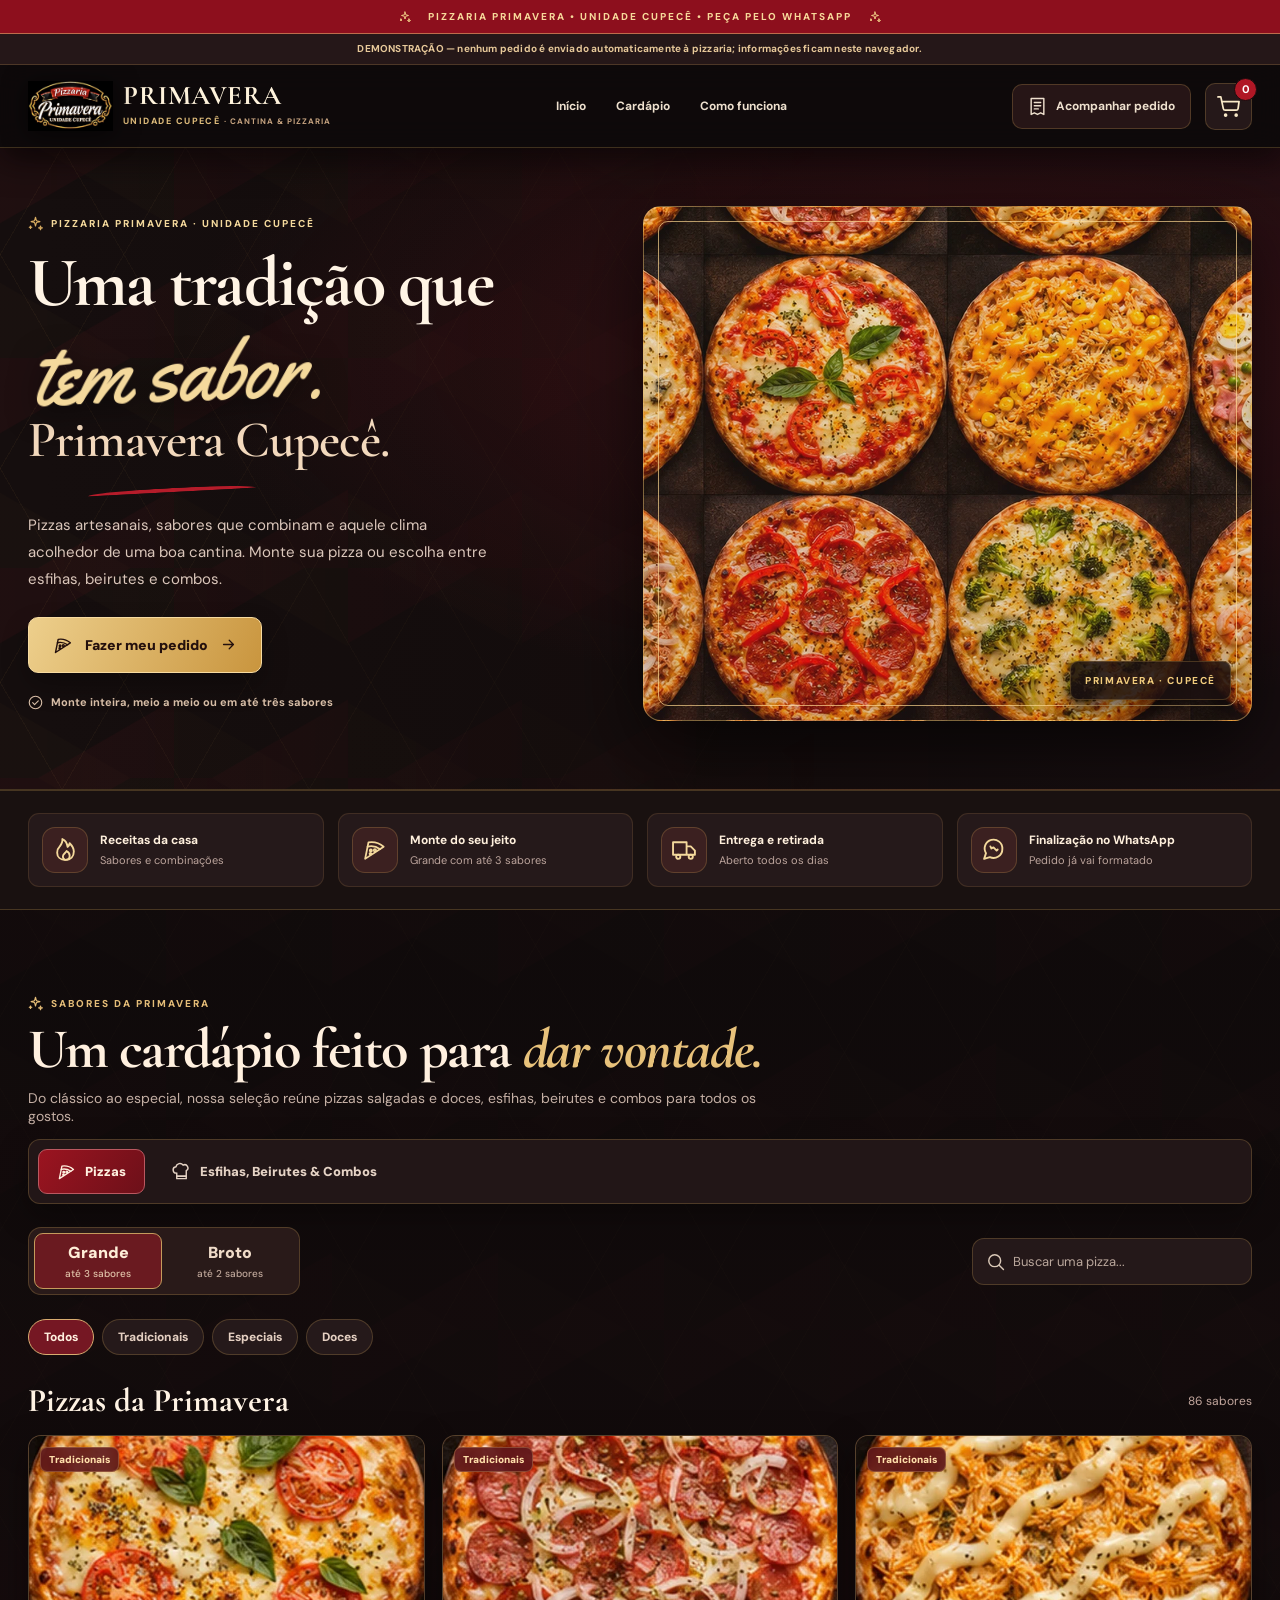
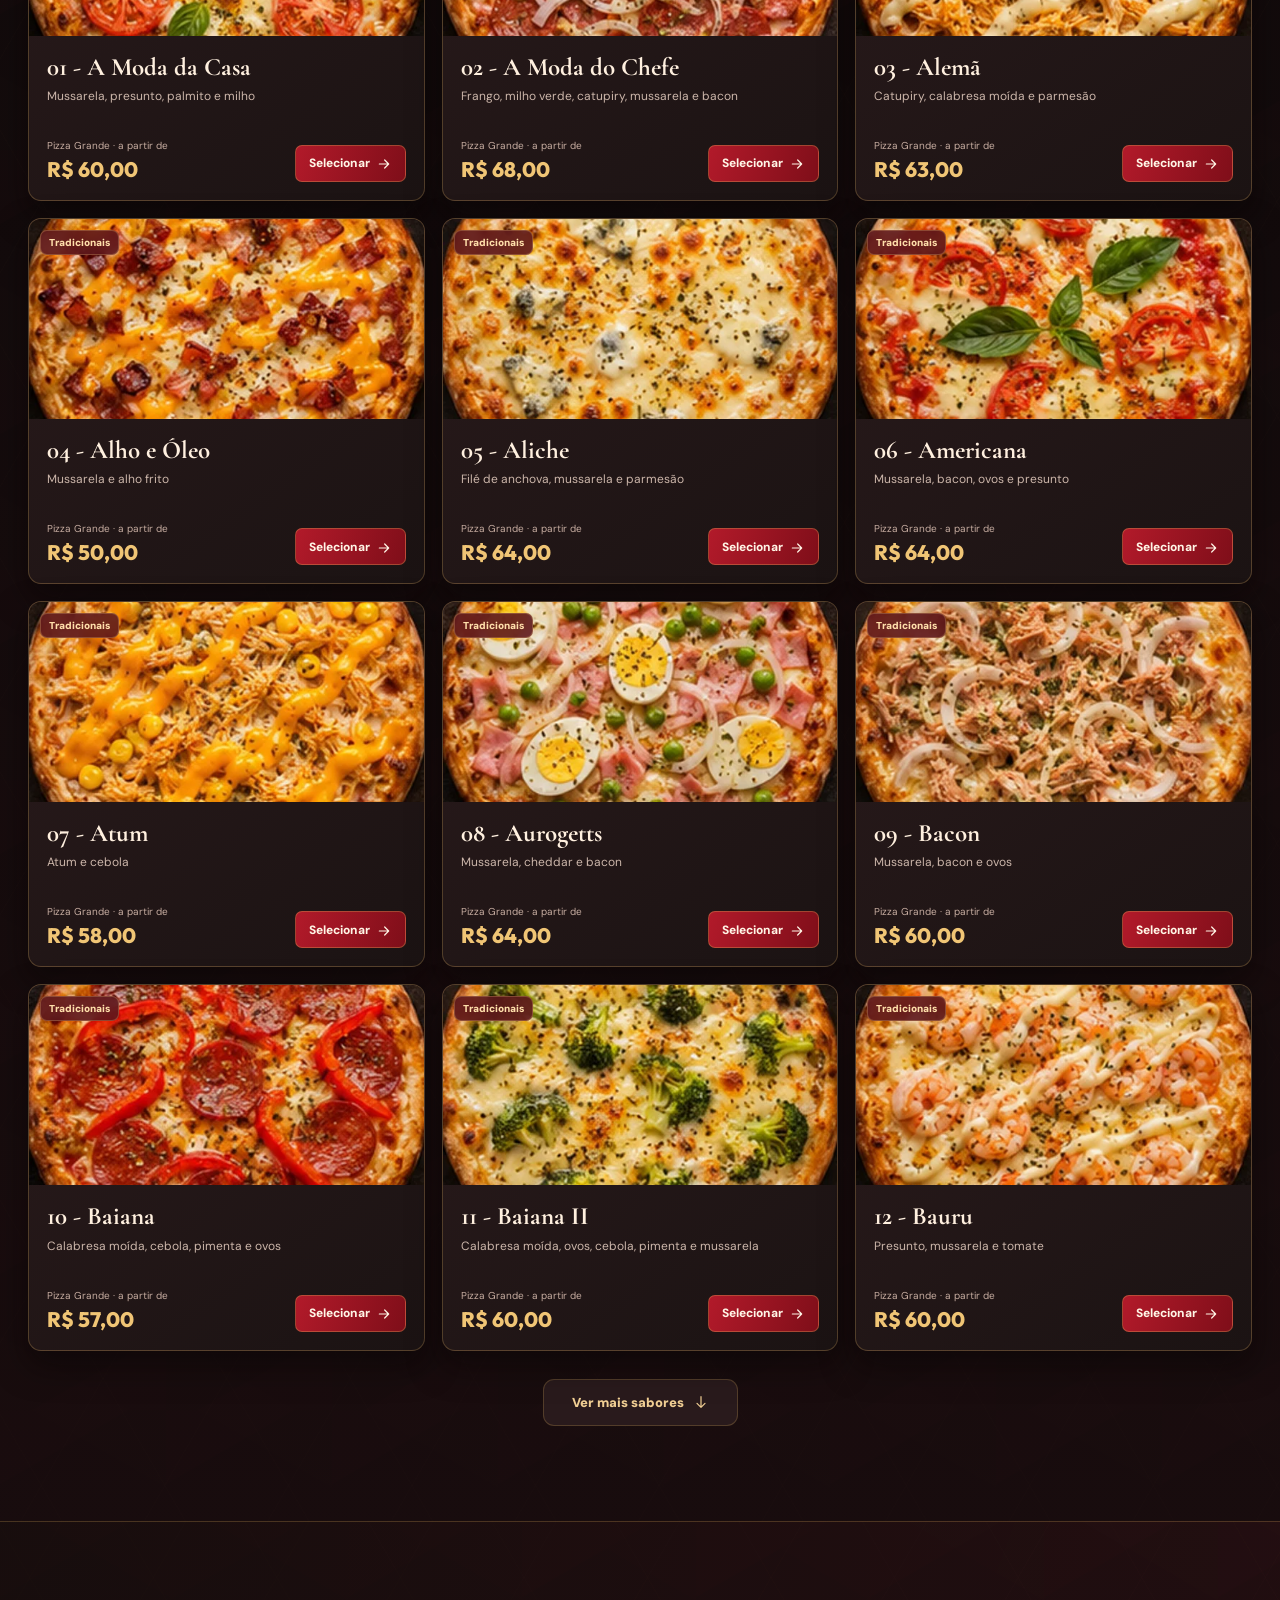
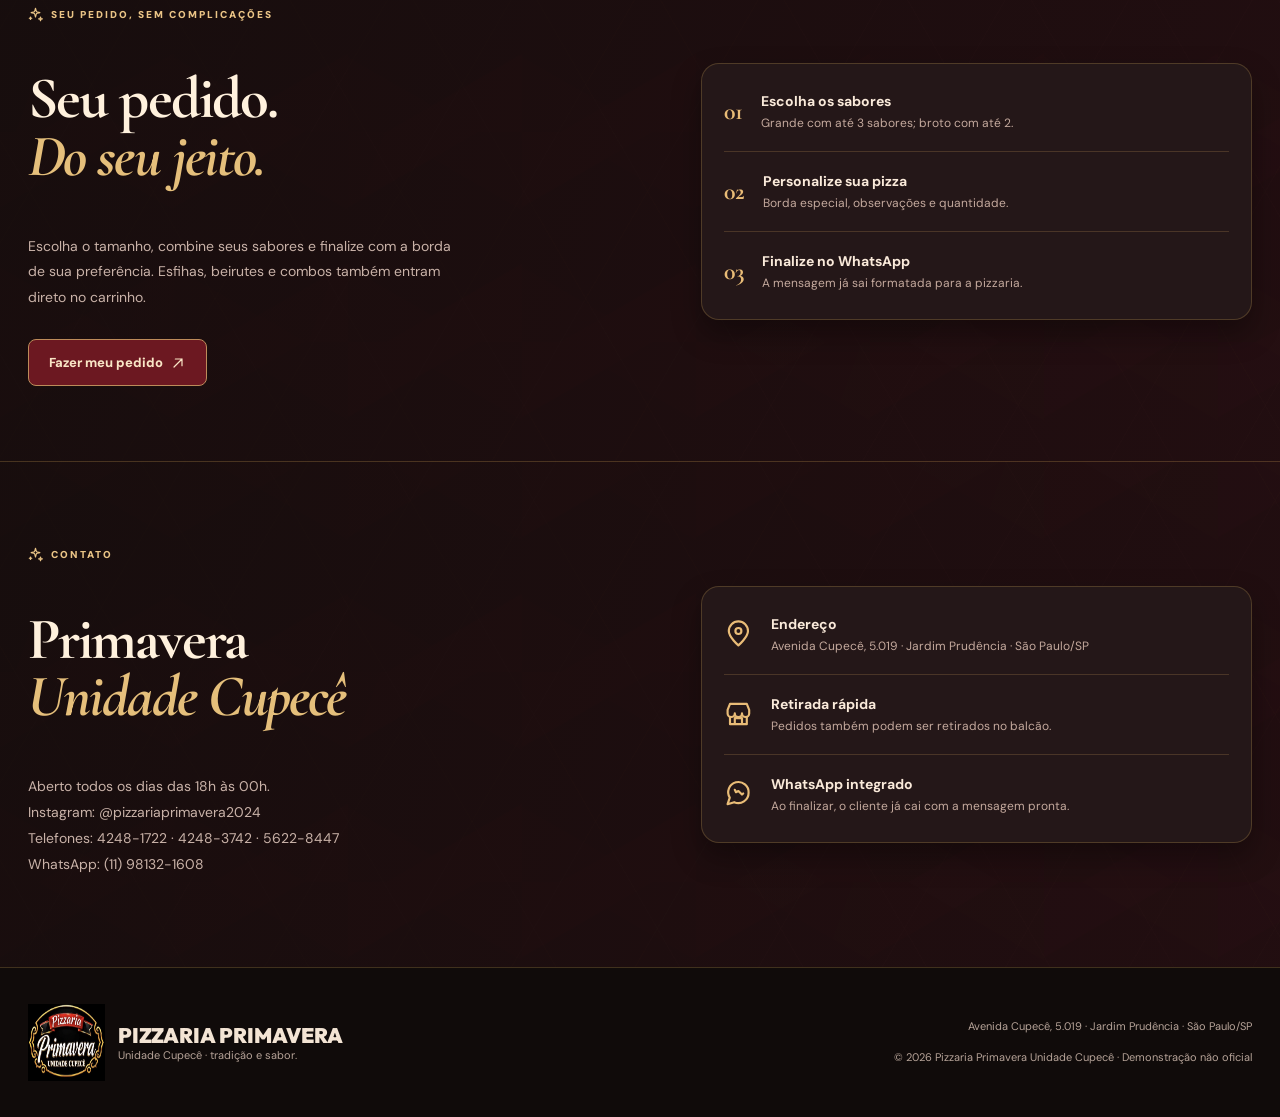
<file: index.html>
<!DOCTYPE html><html lang="pt-BR"><head><meta charset="UTF-8"><meta name="viewport" content="width=device-width,initial-scale=1,viewport-fit=cover"><meta name="theme-color" content="#0d0b0b"><meta name="description" content="Pizzaria Primavera Unidade Cupecê — pizzas, esfihas e beirutes com pedido pelo WhatsApp."><link rel="icon" href="assets/logo.webp"><link rel="preconnect" href="https://fonts.googleapis.com"><link rel="preconnect" href="https://fonts.gstatic.com" crossorigin><link href="https://fonts.googleapis.com/css2?family=Cormorant+Garamond:wght@400;500;600;700&family=DM+Sans:wght@400;500;600;700;800&family=Outfit:wght@400;500;600;700;800;900&family=Yellowtail&display=swap" rel="stylesheet"><link rel="stylesheet" href="styles.css"><link rel="stylesheet" href="premium.css?v=3.0"><link rel="stylesheet" href="extra.css?v=5.0"><script src="demo-api.js?v=1" defer></script><script src="app.js?v=3.1" defer></script><title>Pizzaria Primavera Unidade Cupecê — Cardápio Demo</title><link rel="stylesheet" href="primavera-v5.css?v=5.0"></head><body>
<div class="topnote"><svg class="ui-icon " aria-hidden="true" focusable="false"><use href="assets/icons.svg?v=3.1#sparkles"></use></svg> &nbsp; PIZZARIA PRIMAVERA  •  UNIDADE CUPECÊ  •  PEÇA PELO WHATSAPP &nbsp; <svg class="ui-icon " aria-hidden="true" focusable="false"><use href="assets/icons.svg?v=3.1#sparkles"></use></svg></div>
<div class="demo-banner" role="note">DEMONSTRAÇÃO — nenhum pedido é enviado automaticamente à pizzaria; informações ficam neste navegador.</div>
<header class="header"><div class="container header-inner"><a href="#inicio" class="brand"><img src="assets/logo.webp" alt="Logo da Pizzaria Primavera Unidade Cupecê"><span>PRIMAVERA <small>UNIDADE CUPECÊ <i>· CANTINA & PIZZARIA</i></small></span></a><nav class="nav"><a href="#inicio">Início</a><a href="#cardapio">Cardápio</a><a href="#sobre">Como funciona</a></nav><div class="header-right"><a href="acompanhar.html" class="track" aria-label="Acompanhar pedido"><svg class="ui-icon " aria-hidden="true" focusable="false"><use href="assets/icons.svg?v=3.1#receipt"></use></svg> <span>Acompanhar pedido</span></a><button id="openCart" class="bag" title="Abrir carrinho" aria-label="Abrir carrinho"><svg class="ui-icon " aria-hidden="true" focusable="false"><use href="assets/icons.svg?v=3.1#cart"></use></svg> <b class="cart-count">0</b></button></div></div></header>
<main><section class="hero" id="inicio"><div class="container hero-grid"><div class="hero-backdrop" role="img" aria-label="Pizzas artesanais em fotografia ilustrativa"></div><div class="hero-text"><p class="eyebrow"><svg class="ui-icon " aria-hidden="true" focusable="false"><use href="assets/icons.svg?v=3.1#sparkles"></use></svg> PIZZARIA PRIMAVERA · UNIDADE CUPECÊ</p><h1>Uma tradição que<br><em>tem sabor.</em><span>Primavera Cupecê.</span></h1><div class="hero-swish"></div><p class="intro">Pizzas artesanais, sabores que combinam e aquele clima acolhedor de uma boa cantina. Monte sua pizza ou escolha entre esfihas, beirutes e combos.</p><div class="hero-buttons"><a href="#cardapio" class="btn btn-gold"><svg class="ui-icon " aria-hidden="true" focusable="false"><use href="assets/icons.svg?v=3.1#pizza"></use></svg> Fazer meu pedido <svg class="ui-icon " aria-hidden="true" focusable="false"><use href="assets/icons.svg?v=3.1#arrow-right"></use></svg></a></div><p class="hero-sub"><svg class="ui-icon " aria-hidden="true" focusable="false"><use href="assets/icons.svg?v=3.1#check-circle"></use></svg> Monte inteira, meio a meio ou em até três sabores</p></div></div></section>
<section class="benefits"><div class="container benefits-grid"><div><span><svg class="ui-icon " aria-hidden="true" focusable="false"><use href="assets/icons.svg?v=3.1#flame"></use></svg></span><p><b>Receitas da casa</b><small>Sabores e combinações</small></p></div><div><span><svg class="ui-icon " aria-hidden="true" focusable="false"><use href="assets/icons.svg?v=3.1#pizza"></use></svg></span><p><b>Monte do seu jeito</b><small>Grande com até 3 sabores</small></p></div><div><span><svg class="ui-icon " aria-hidden="true" focusable="false"><use href="assets/icons.svg?v=3.1#truck"></use></svg></span><p><b>Entrega e retirada</b><small>Aberto todos os dias</small></p></div><div><span><svg class="ui-icon " aria-hidden="true" focusable="false"><use href="assets/icons.svg?v=3.1#message-circle"></use></svg></span><p><b>Finalização no WhatsApp</b><small>Pedido já vai formatado</small></p></div></div></section>
<section id="cardapio" class="menu-section"><div class="container"><div class="section-head"><p class="eyebrow red"><svg class="ui-icon " aria-hidden="true" focusable="false"><use href="assets/icons.svg?v=3.1#sparkles"></use></svg> SABORES DA PRIMAVERA</p><h2>Um cardápio feito para <em>dar vontade.</em></h2><p>Do clássico ao especial, nossa seleção reúne pizzas salgadas e doces, esfihas, beirutes e combos para todos os gostos.</p></div><div class="tabs"><button class="tab active" data-tab="pizza"><svg class="ui-icon " aria-hidden="true" focusable="false"><use href="assets/icons.svg?v=3.1#pizza"></use></svg> Pizzas</button><button class="tab" data-tab="drink"><svg class="ui-icon " aria-hidden="true" focusable="false"><use href="assets/icons.svg?v=3.1#chef-hat"></use></svg> Esfihas, Beirutes & Combos</button></div>
<div id="pizzasView"><div class="toolbar"><div class="sizes"><button class="size active" data-size="1049">Grande <small>até 3 sabores</small></button><button class="size" data-size="1122">Broto <small>até 2 sabores</small></button></div><label class="search"><svg class="ui-icon " aria-hidden="true" focusable="false"><use href="assets/icons.svg?v=3.1#search"></use></svg><input id="searchPizza" placeholder="Buscar uma pizza..." type="search"></label></div><div id="categories" class="categories"></div><div class="results-head"><strong id="listTitle">Nossas pizzas</strong><small id="resultCount"></small></div><div class="food-grid" id="pizzaGrid"></div><button id="morePizzas" class="btn btn-outline">Ver mais sabores <svg class="ui-icon " aria-hidden="true" focusable="false"><use href="assets/icons.svg?v=3.1#arrow-down"></use></svg></button></div>
<div id="drinksView" hidden><div class="toolbar"><strong>Esfihas, beirutes e combos</strong><label class="search"><svg class="ui-icon " aria-hidden="true" focusable="false"><use href="assets/icons.svg?v=3.1#search"></use></svg><input id="searchDrink" type="search" placeholder="Buscar esfiha, beirute ou combo..."></label></div><div class="food-grid" id="drinkGrid"></div><button id="moreDrinks" class="btn btn-outline">Ver mais itens <svg class="ui-icon " aria-hidden="true" focusable="false"><use href="assets/icons.svg?v=3.1#arrow-down"></use></svg></button></div></div></section>
<section class="about" id="sobre"><div class="container about-grid"><div><p class="eyebrow"><svg class="ui-icon " aria-hidden="true" focusable="false"><use href="assets/icons.svg?v=3.1#sparkles"></use></svg> SEU PEDIDO, SEM COMPLICAÇÕES</p><h2>Seu pedido.<br><em>Do seu jeito.</em></h2><p>Escolha o tamanho, combine seus sabores e finalize com a borda de sua preferência. Esfihas, beirutes e combos também entram direto no carrinho.</p><a href="#cardapio">Fazer meu pedido <svg class="ui-icon " aria-hidden="true" focusable="false"><use href="assets/icons.svg?v=3.1#arrow-up-right"></use></svg></a></div><div class="about-steps"><div><b>01</b><span><strong>Escolha os sabores</strong><small>Grande com até 3 sabores; broto com até 2.</small></span></div><div><b>02</b><span><strong>Personalize sua pizza</strong><small>Borda especial, observações e quantidade.</small></span></div><div><b>03</b><span><strong>Finalize no WhatsApp</strong><small>A mensagem já sai formatada para a pizzaria.</small></span></div></div></div></section><section class="about" id="contato"><div class="container about-grid"><div><p class="eyebrow"><svg class="ui-icon " aria-hidden="true" focusable="false"><use href="assets/icons.svg?v=3.1#sparkles"></use></svg> CONTATO</p><h2>Primavera<br><em>Unidade Cupecê</em></h2><p>Aberto todos os dias das 18h às 00h.<br>Instagram: @pizzariaprimavera2024<br>Telefones: 4248-1722 · 4248-3742 · 5622-8447<br>WhatsApp: (11) 98132-1608</p></div><div class="about-steps"><div><b><svg class="ui-icon " aria-hidden="true" focusable="false"><use href="assets/icons.svg?v=3.1#map-pin"></use></svg></b><span><strong>Endereço</strong><small>Avenida Cupecê, 5.019 · Jardim Prudência · São Paulo/SP</small></span></div><div><b><svg class="ui-icon " aria-hidden="true" focusable="false"><use href="assets/icons.svg?v=3.1#store"></use></svg></b><span><strong>Retirada rápida</strong><small>Pedidos também podem ser retirados no balcão.</small></span></div><div><b><svg class="ui-icon " aria-hidden="true" focusable="false"><use href="assets/icons.svg?v=3.1#message-circle"></use></svg></b><span><strong>WhatsApp integrado</strong><small>Ao finalizar, o cliente já cai com a mensagem pronta.</small></span></div></div></div></section></main>
<footer><div class="container footer-inner"><div class="footer-logo"><img src="assets/logo.webp" alt="Pizzaria Primavera Unidade Cupecê"><span><b>PIZZARIA PRIMAVERA</b><small>Unidade Cupecê · tradição e sabor.</small></span></div><div><p>Avenida Cupecê, 5.019 · Jardim Prudência · São Paulo/SP</p><p>© 2026 Pizzaria Primavera Unidade Cupecê · Demonstração não oficial</p></div></div></footer>
<div class="mobile-nav"><a href="#inicio" aria-label="Início"><svg class="ui-icon " aria-hidden="true" focusable="false"><use href="assets/icons.svg?v=3.1#home"></use></svg><small>Início</small></a><a href="#cardapio" aria-label="Cardápio"><svg class="ui-icon " aria-hidden="true" focusable="false"><use href="assets/icons.svg?v=3.1#pizza"></use></svg><small>Cardápio</small></a><button id="mobileCart" aria-label="Abrir carrinho"><svg class="ui-icon " aria-hidden="true" focusable="false"><use href="assets/icons.svg?v=3.1#cart"></use></svg><small>Carrinho <i class="cart-count">0</i></small></button><a href="acompanhar.html" aria-label="Acompanhar pedidos"><svg class="ui-icon " aria-hidden="true" focusable="false"><use href="assets/icons.svg?v=3.1#receipt"></use></svg><small>Pedidos</small></a></div>
<div class="overlay" id="builderOverlay" hidden><div class="shade" data-close-builder></div><section class="builder" role="dialog" aria-modal="true" aria-label="Montar sua pizza"><button class="close" data-close-builder aria-label="Fechar"><svg class="ui-icon " aria-hidden="true" focusable="false"><use href="assets/icons.svg?v=3.1#x"></use></svg></button><div id="builderUI"></div></section></div>
<div class="overlay" id="cartOverlay" hidden><div class="shade" data-close-cart></div><section class="cartpanel" role="dialog" aria-modal="true" aria-label="Carrinho"><header class="drawer-head"><h2 id="cartTitle"><svg class="ui-icon " aria-hidden="true" focusable="false"><use href="assets/icons.svg?v=3.1#cart"></use></svg> Seu carrinho</h2><button class="close" data-close-cart aria-label="Fechar carrinho"><svg class="ui-icon " aria-hidden="true" focusable="false"><use href="assets/icons.svg?v=3.1#x"></use></svg></button></header><div id="cartUI" class="cart-scroll"></div></section></div><div id="toast" class="toast" role="status" aria-live="polite"></div>
</body></html>
</file>
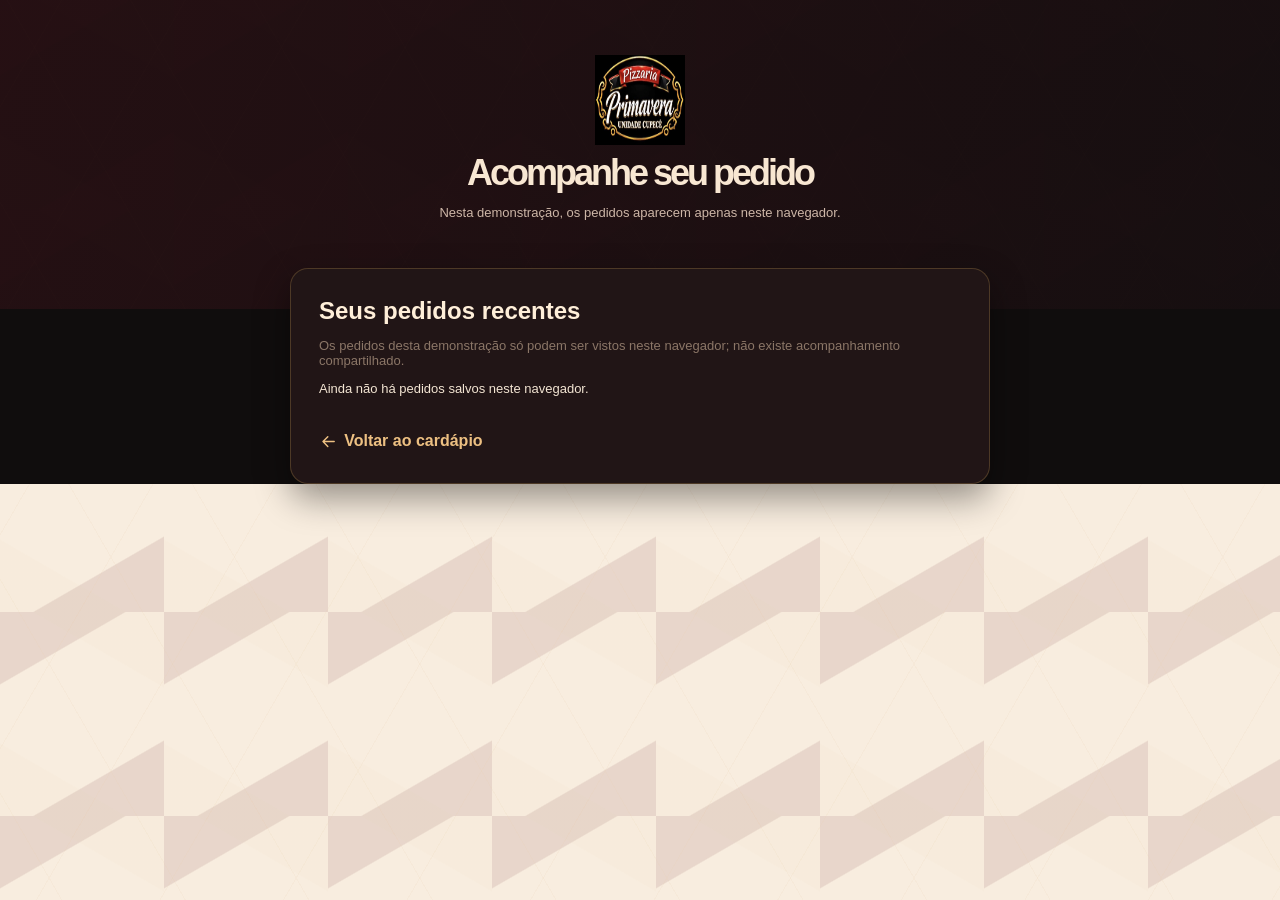
<file: acompanhar.html>
<!doctype html><html lang="pt-BR"><head><meta charset="utf-8"><meta name="viewport" content="width=device-width,initial-scale=1"><meta name="theme-color" content="#0d0b0b"><link rel="icon" href="assets/logo.webp"><link rel="stylesheet" href="styles.css"><link rel="stylesheet" href="extra.css?v=5.0"><title>Acompanhar pedido | Pizzaria Primavera</title><link rel="stylesheet" href="primavera-v5.css?v=5.0"></head><body><div class="utility-head"><a href="index.html"><img src="assets/logo.webp" alt="Pizzaria Primavera Unidade Cupecê"></a><h1>Acompanhe seu pedido</h1><p>Nesta demonstração, os pedidos aparecem apenas neste navegador.</p></div><section class="utility-card" id="tracker"><p>Carregando...</p></section><script src="demo-api.js?v=1" defer></script><script src="tracking.js?v=3.1" defer></script></body></html>
</file>
<file: styles.css>
:root{--ink:#291a13;--red:#be3225;--red2:#9e251a;--gold:#ffd15b;--cream:#fffaf4;--line:#ebddd1;--muted:#857568;--white:#fff;font-family:'DM Sans',Arial,sans-serif;color:var(--ink);background:var(--cream)}*{box-sizing:border-box}html{scroll-behavior:smooth;scroll-padding-top:90px}body{margin:0;min-width:320px}body.locked{overflow:hidden}button,input,textarea,select{font:inherit}button{cursor:pointer}button:disabled{opacity:.48;cursor:not-allowed}a{color:inherit;text-decoration:none}img{max-width:100%;display:block}[hidden]{display:none!important}.container{width:min(1200px,calc(100% - 56px));margin:0 auto}.topnote{background:var(--gold);color:#4c3015;font-size:10px;letter-spacing:2.1px;font-weight:900;text-align:center;padding:9px}.header{background:#fffaf4ef;backdrop-filter:blur(14px);position:sticky;top:0;z-index:20;border-bottom:1px solid #e9ddd2}.header-inner{display:flex;justify-content:space-between;align-items:center;height:82px;gap:18px}.brand{display:flex;align-items:center;gap:11px}.brand img{width:60px;height:60px;object-fit:contain}.brand span{font:900 20px/1 Outfit,sans-serif;letter-spacing:-1px}.brand small{display:block;font:900 10px/2 'DM Sans',sans-serif;letter-spacing:4px}.brand i{font:800 8px 'DM Sans',sans-serif;letter-spacing:1px;color:var(--red)}.nav{display:flex;gap:34px;font-size:13px;font-weight:800}.nav a:hover,.track:hover{color:var(--red)}.header-right{display:flex;gap:23px;align-items:center}.track{font-size:13px;font-weight:800;white-space:nowrap}.bag{height:46px;width:50px;border-radius:13px;background:var(--ink);color:#fff;border:0;font-size:27px;position:relative;display:grid;place-items:center}.cart-count{position:absolute;right:-6px;top:-6px;border-radius:18px;background:var(--red);color:white;min-width:21px;height:21px;font-size:11px;display:grid;place-items:center;border:2px solid white}.hero{background:radial-gradient(ellipse at 77% 44%,#75351c,transparent 48%),#261712;color:white;overflow:hidden;position:relative}.hero:before{content:'';position:absolute;inset:0;background-image:radial-gradient(#ffc666 1px,transparent 1px);background-size:23px 23px;opacity:.07}.hero-grid{min-height:570px;display:grid;grid-template-columns:1fr 1fr;align-items:center;gap:30px;padding:58px 0}.hero-text{z-index:1}.eyebrow{font-size:10px;letter-spacing:2.2px;font-weight:900;color:var(--gold)}h1,h2,h3{font-family:Outfit,Arial,sans-serif}h1{font-size:clamp(3rem,5.3vw,5.2rem);line-height:1.02;font-weight:900;letter-spacing:-3px;margin:24px 0}h1 em,.section-head h2 em{font-style:normal;color:var(--gold)}h1 em{display:block}.intro{font-size:15px;line-height:1.85;max-width:465px;color:#e5d1c4}.hero-buttons{margin-top:30px;display:flex;align-items:center;gap:23px;flex-wrap:wrap}.btn{display:inline-flex;align-items:center;justify-content:center;border:0;border-radius:11px;padding:14px 22px;min-height:47px;font-size:13px;font-weight:900;transition:transform .2s,filter .2s}.btn:hover{transform:translateY(-2px);filter:brightness(1.06)}.btn-gold{background:var(--gold);color:#2a1c0d}.hero-social{display:flex;flex-direction:column;gap:4px;font-size:11px;color:#e1cfc4}.hero-social b{color:var(--gold);letter-spacing:3px;font-size:16px}.hero-social small{font-size:10px}.hero-sub{font-size:11px;color:#d3b9a9;margin-top:30px}.hero-photo{position:relative;aspect-ratio:1;display:grid;place-items:center}.hero-photo img{width:90%;aspect-ratio:1;object-fit:cover;border-radius:50%;box-shadow:0 30px 90px #08030080;position:relative;animation:float 7s ease-in-out infinite}.gold-circle{position:absolute;border-radius:50%;border:1px dashed #e2b46f60;inset:0}.year-seal{position:absolute;right:0;bottom:4%;width:115px;height:115px;border-radius:50%;border:5px solid #412b17;background:var(--gold);display:flex;flex-direction:column;justify-content:center;align-items:center;color:#38230e;font-size:10px;font-weight:900;transform:rotate(12deg)}.year-seal strong{font:900 32px Outfit}.year-seal small{font-size:9px}@keyframes float{50%{transform:translateY(-10px) rotate(2deg)}}.benefits{background:#fff1db;border-bottom:1px solid #ecdbc4}.benefits-grid{display:grid;grid-template-columns:repeat(4,1fr);gap:15px;padding:23px 0}.benefits-grid>div{display:flex;align-items:center;gap:12px}.benefits-grid>div>span{height:46px;width:46px;border-radius:13px;background:white;display:grid;place-items:center;font-size:25px;color:var(--red)}.benefits p{margin:0}.benefits b,.benefits small{display:block}.benefits b{font-size:12px}.benefits small{font-size:10px;color:var(--muted);margin-top:5px}.menu-section{padding:85px 0 95px}.section-head .red{color:var(--red)}.section-head h2{font-size:clamp(2.2rem,3.4vw,3.3rem);margin:12px 0 9px;letter-spacing:-1.6px;line-height:1.1}.section-head h2 em{color:var(--red)}.section-head>p:last-child{font-size:14px;color:var(--muted)}.tabs{display:flex;gap:9px;border-bottom:1px solid var(--line);padding:20px 0 14px;margin-bottom:20px}.tab{border:0;background:none;padding:12px 19px;border-radius:10px;font-weight:900;font-size:13px;color:#857466}.tab.active{background:var(--ink);color:white}.toolbar{display:flex;gap:20px;justify-content:space-between;align-items:center;margin-top:18px}.sizes{display:flex;gap:4px;border:1px solid #ebd8c5;background:#f7eee5;padding:5px;border-radius:13px}.size{border:0;background:none;border-radius:9px;min-width:128px;padding:8px 15px;font-weight:900;color:#6e584c}.size small{font-size:10px;display:block;margin-top:4px;font-weight:500}.size.active{background:var(--red);color:white}.search{min-width:280px;display:flex;align-items:center;gap:6px;border:1px solid var(--line);background:white;border-radius:12px;padding:0 13px;height:47px;color:#977e6d;font-size:20px}.search input{border:0;outline:none;width:100%;font-size:13px;min-width:0;background:none}.categories{display:flex;gap:8px;overflow:auto;scrollbar-width:none;padding:23px 0 8px}.categories::-webkit-scrollbar{display:none}.category{white-space:nowrap;padding:9px 15px;border:1px solid #e6d7c8;background:white;border-radius:25px;color:#715e53;font-size:12px;font-weight:800}.category.active{border-color:var(--red);background:var(--red);color:white}.results-head{display:flex;justify-content:space-between;align-items:center;margin:22px 0 18px}.results-head strong{font:850 23px Outfit}.results-head small{font-size:12px;color:var(--muted)}.food-grid{display:grid;grid-template-columns:repeat(4,minmax(0,1fr));gap:19px}.food-card{min-width:0;overflow:hidden;display:flex;flex-direction:column;border:1px solid #ede0d3;background:white;border-radius:17px;box-shadow:0 6px 25px #54321b0a;transition:transform .2s,box-shadow .2s}.food-card:hover{transform:translateY(-5px);box-shadow:0 18px 36px #4325181f}.food-pic{height:184px;background:#25140e;position:relative;overflow:hidden}.food-pic img{width:100%;height:100%;object-fit:cover;transition:transform .3s}.food-card:hover img{transform:scale(1.06)}.food-tag{position:absolute;left:11px;top:11px;background:#fffbf6ef;color:#5d3726;padding:5px 8px;border-radius:6px;font-weight:900;font-size:9px}.food-data{padding:16px;flex:1;display:flex;flex-direction:column}.food-data h3{font-size:16px;letter-spacing:-.4px;margin:0 0 7px}.food-data p{font-size:11px;line-height:1.5;min-height:34px;color:#877568;margin:0 0 16px;display:-webkit-box;-webkit-line-clamp:2;-webkit-box-orient:vertical;overflow:hidden}.food-bottom{display:flex;justify-content:space-between;align-items:end;margin-top:auto;gap:7px}.food-bottom small{display:block;color:#97857a;font-size:9px}.food-bottom strong{font:900 17px Outfit}.food-bottom button{border:0;color:#fff;background:var(--red);height:39px;width:39px;border-radius:10px;font-size:25px;line-height:1}.btn-outline{display:flex;margin:28px auto 0;border:1px solid #d7c8b9;background:transparent;color:#5e4637;min-width:195px}.empty{grid-column:1/-1;text-align:center;padding:70px 20px;color:var(--muted);border:1px dashed var(--line);border-radius:18px}.drink-emoji{display:grid;place-items:center;background:#faead5;height:100%;font-size:75px}.about{padding:85px 0;background:#2b1a14;color:white}.about-grid{display:grid;grid-template-columns:1fr 1fr;gap:10%;align-items:center}.about h2{font-size:clamp(2.4rem,3.5vw,3.4rem);letter-spacing:-1.9px;line-height:1.1}.about em{font-style:normal;color:var(--gold)}.about p:not(.eyebrow){color:#cab6a8;font-size:14px;line-height:1.9;max-width:440px}.about a{color:var(--gold);font-weight:900;font-size:13px}.about-steps{border:1px solid #715648;border-radius:18px;padding:7px 25px}.about-steps>div{display:flex;gap:18px;padding:20px 0;align-items:center}.about-steps>div+div{border-top:1px solid #63493c}.about-steps b{font:900 27px Outfit;color:var(--gold)}.about-steps strong,.about-steps small{display:block}.about-steps strong{font-size:14px}.about-steps small{color:#bda69a;font-size:12px;margin-top:5px}footer{background:#1e130e;color:white}.footer-inner{display:flex;justify-content:space-between;gap:20px;align-items:center;padding:36px 0}.footer-logo{display:flex;align-items:center;gap:13px}.footer-logo img{width:77px;height:77px}.footer-logo b{font:900 21px Outfit}.footer-logo small{display:block;color:#b9a397;font-size:11px}.footer-inner>div:last-child{text-align:right;font-size:11px;color:#ad9789;line-height:1.8}.mobile-nav{display:none}
.overlay{position:fixed;inset:0;z-index:80;display:flex;align-items:center;justify-content:center}.shade{position:absolute;inset:0;background:#170a06c4;backdrop-filter:blur(5px)}.builder{background:#fffaf4;width:min(1030px,calc(100% - 36px));height:min(86vh,850px);min-height:520px;position:relative;border-radius:23px;overflow:hidden;box-shadow:0 30px 100px #0008;animation:appear .2s}.close{border:0;width:36px;height:36px;background:#f1e6dc;color:#4e3525;border-radius:10px;font-size:25px;display:grid;place-items:center}.builder>.close{position:absolute;top:18px;right:18px;z-index:5}.builder-layout{display:grid;grid-template-columns:41% 59%;height:100%}.visual-side{background:radial-gradient(circle at center,#5a3321,#24150e 68%);color:white;display:flex;flex-direction:column;padding:30px;position:relative;overflow:hidden}.visual-side .eyebrow{font-size:10px}.visual-side h2{font-size:35px;line-height:1.05;letter-spacing:-1px;margin:12px 0}.visual-side h2 em{font-style:normal;color:var(--gold)}.preview-wrap{display:grid;place-items:center;flex:1;min-height:0}.pizza-preview{position:relative;width:min(100%,342px);aspect-ratio:1;border:9px solid #bd7a35;box-shadow:0 15px 45px #0008;border-radius:50%;overflow:hidden;background:#d6a56b}.pizza-preview .slice-img{position:absolute;inset:0;background-size:cover;background-position:center}.pizza-preview .placeholder{display:grid;place-items:center;height:100%;font-size:75px;background:radial-gradient(#eed0a6,#b97b42)}.visual-note{text-align:center;color:#dac0ac;font-size:12px;min-height:38px}.visual-note b{color:var(--gold)}.builder-main{min-height:0;display:flex;flex-direction:column;padding:31px 29px 18px}.step-head{font-size:10px;color:var(--red);font-weight:900;letter-spacing:2px}.builder-main h3{font-size:27px;line-height:1.1;margin:7px 35px 7px 0}.helper{color:#867264;font-size:12px;margin:0 0 13px}.progress{display:flex;gap:7px;margin:10px 0}.progress span{flex:1;background:#e9d9ca;height:5px;border-radius:6px}.progress span.on{background:var(--red)}.builder-scroll{min-height:0;overflow:auto;flex:1;padding:0 4px 10px 0;scrollbar-width:thin}.builder-sizes{display:grid;grid-template-columns:1fr 1fr;gap:8px;margin:10px 0}.choice{border:1.5px solid var(--line);background:white;border-radius:12px;padding:13px;text-align:left}.choice.selected{border-color:var(--red);background:#fff0e9}.choice strong{display:block;font-size:13px}.choice small{font-size:10px;color:var(--muted)}.selected-list{margin:10px 0;font-size:11px}.selected-list b{display:inline-flex;background:#f3e4d5;border-radius:20px;padding:7px 10px;margin:0 5px 5px 0;color:#7c3f2f}.builder-search{width:100%;border:1px solid var(--line);border-radius:10px;background:white;height:42px;padding:0 11px;margin:8px 0;outline:0;font-size:12px}.builder-cats{display:flex;gap:7px;overflow:auto;scrollbar-width:none;padding:7px 0 12px}.builder-cats button{white-space:nowrap;background:white;border:1px solid var(--line);border-radius:20px;padding:8px 11px;font-size:11px;font-weight:800}.builder-cats button.active{background:var(--red);color:white;border-color:var(--red)}.flavor-list{display:grid;gap:8px}.flavor-option{border:1px solid #eadcd0;background:white;border-radius:12px;padding:8px;display:flex;gap:11px;align-items:center;text-align:left}.flavor-option.selected{background:#fff1e9;border-color:var(--red)}.flavor-option img{width:58px;height:58px;object-fit:cover;border-radius:9px;flex-shrink:0}.flavor-option .details{flex:1;min-width:0}.flavor-option strong{display:block;font-size:12px}.flavor-option small{display:-webkit-box;-webkit-line-clamp:2;-webkit-box-orient:vertical;overflow:hidden;color:#8d7668;font-size:10px;line-height:1.4;margin:3px 0}.flavor-option em{font-size:11px;font-weight:900;color:var(--red);font-style:normal}.flavor-option .tick{height:22px;width:22px;border:1.5px solid #cdbbae;border-radius:50%;display:grid;place-items:center;color:transparent;flex-shrink:0}.flavor-option.selected .tick{background:var(--red);border-color:var(--red);color:#fff}.builder-footer{border-top:1px solid #eadacd;padding-top:13px;display:flex;align-items:center;gap:13px}.builder-footer .price{min-width:114px}.builder-footer .price small{display:block;font-size:10px;color:var(--muted)}.builder-footer .price strong{font:900 23px Outfit}.builder-footer>.btn{flex:1}.btn-red{background:var(--red);color:white}.btn-soft{background:#f1e4d8;color:#56392c}.option-group{margin:17px 0}.option-group h4{margin:0 0 10px;font:850 15px Outfit}.option-grid{display:grid;grid-template-columns:1fr 1fr;gap:8px}.opt{border:1px solid #e9d9cc;padding:12px 9px;border-radius:11px;background:white;display:flex;justify-content:space-between;align-items:center;text-align:left;gap:4px;font-size:12px}.opt.selected{border-color:var(--red);background:#fff0e7}.opt small{font-weight:900;color:var(--red);font-size:10px}.field-label{font-size:12px;font-weight:800;display:block;margin:15px 0 6px}.text-input{border:1px solid #e7d8ca;padding:12px 11px;border-radius:10px;background:white;outline:0;width:100%;font-size:13px;resize:vertical}.text-input:focus{border-color:var(--red)}.review{border:1px solid #e7d8ca;background:white;padding:15px;border-radius:12px;font-size:12px;line-height:1.9}.review p{margin:8px 0}.review .note{color:#a33125}.qty{display:flex;align-items:center;gap:10px}.qty button{width:29px;height:29px;border:1px solid #dfd1c2;background:white;border-radius:8px;font-size:18px}.qty b{min-width:16px;text-align:center}.info-note{background:#fff1d8;border-radius:10px;padding:11px;font-size:11px;line-height:1.5;color:#78572c;margin:12px 0}
.cartpanel{position:absolute;right:0;top:0;bottom:0;background:#fffaf5;width:min(470px,100%);box-shadow:-20px 0 60px #160a0488;display:flex;flex-direction:column;animation:fromRight .2s}.drawer-head{height:83px;border-bottom:1px solid var(--line);padding:0 23px;display:flex;justify-content:space-between;align-items:center}.drawer-head h2{font:850 22px Outfit}.cart-scroll{min-height:0;overflow:auto;flex:1;padding:23px}.cart-empty{text-align:center;padding-top:70px}.cart-empty .big{font-size:65px;color:var(--red)}.cart-empty h3{font-size:23px}.cart-empty p{color:var(--muted);font-size:13px;line-height:1.6}.cart-item{border:1px solid #ebdcd0;background:white;padding:12px;border-radius:14px;display:flex;gap:12px;margin-bottom:10px}.cart-item>img{height:77px;width:77px;border-radius:10px;object-fit:cover}.cart-item .content{flex:1;min-width:0}.cart-item .content b{font:900 14px Outfit}.cart-item .content p{font-size:10px;color:var(--muted);line-height:1.5;margin:5px 0 9px}.cart-item .sub{display:flex;justify-content:space-between;align-items:center;gap:8px}.cart-item .sub strong{font:850 15px Outfit}.cart-item .qty{gap:5px}.cart-item .qty button{width:26px;height:26px;font-size:15px}.cart-total{border:1px solid #ebdcd0;border-radius:14px;padding:18px;background:white;margin-top:20px}.total-line{display:flex;justify-content:space-between;font-size:13px;margin:10px 0}.total-line.final{border-top:1px solid var(--line);padding-top:15px;margin-top:18px;font-weight:900}.total-line.final strong{font:900 24px Outfit;color:var(--red)}.cart-next{width:100%;margin-top:15px}.checkout-fields{display:grid;grid-template-columns:1fr 1fr;gap:10px}.checkout-fields label{font-size:11px;font-weight:800;display:block;min-width:0}.checkout-fields label.full{grid-column:1/-1}.checkout-fields input,.checkout-fields select,.checkout-fields textarea{display:block;min-width:0;width:100%;border:1px solid var(--line);border-radius:9px;background:white;padding:12px 11px;margin-top:6px;outline:0;font-size:13px}.checkout-fields textarea{resize:vertical}.checkout h3{font:900 18px Outfit;margin:20px 0 10px}.checkout-choice{display:grid;grid-template-columns:1fr 1fr;gap:8px}.checkout-choice button{border:1px solid var(--line);border-radius:11px;background:#fff;padding:13px 9px;font-size:12px;font-weight:800}.checkout-choice button.selected{border-color:var(--red);background:#ffefe8;color:var(--red)}.checkout-footer{background:#fffaf5;position:sticky;bottom:-23px;padding:17px 0 23px;box-shadow:0 -7px 13px #fffaf5}.checkout-footer .btn{width:100%}.checkout-footer small{display:block;color:#847365;line-height:1.5;text-align:center;margin-top:11px}.success{text-align:center;padding:50px 0}.success .big{font-size:68px;color:#348d52}.success h3{font-size:25px}.success p{color:var(--muted);line-height:1.7;font-size:13px}.success .btn{width:100%;margin:8px 0}.success a.inline{color:var(--red);text-decoration:underline;font-size:13px;font-weight:800}.toast{position:fixed;bottom:25px;left:50%;transform:translate(-50%,25px);opacity:0;pointer-events:none;transition:.2s;background:#2e1c15;color:#fff;padding:14px 20px;border-radius:11px;font-size:13px;font-weight:700;z-index:120;max-width:90%;text-align:center}.toast.show{opacity:1;transform:translate(-50%,0)}@keyframes appear{from{opacity:0;transform:translateY(13px)}to{opacity:1;transform:none}}@keyframes fromRight{from{transform:translateX(100%)}to{transform:none}}
/* tracking / admin */.utility-head{background:#281812;color:#fff;text-align:center;padding:55px 15px 76px}.utility-head img{width:90px;height:90px;margin:auto}.utility-head h1{font-size:36px;margin:10px}.utility-head p{font-size:13px;color:#d4c3b6}.utility-card{max-width:700px;margin:-41px auto 70px;padding:28px;border-radius:18px;background:#fff;box-shadow:0 17px 50px #38200e18;position:relative}.status-row{display:flex;gap:15px;min-height:75px}.status-dot{height:25px;width:25px;border:2px solid #d6c5b7;border-radius:50%;display:grid;place-items:center;color:transparent;flex-shrink:0}.status-row.done .status-dot{background:#35935c;border-color:#35935c;color:white}.status-row p{margin:2px 0;color:#8a786b;font-size:12px}.recent-order{border-bottom:1px solid var(--line);padding:13px 0;display:flex;justify-content:space-between;gap:10px;font-size:13px}.admin-shell{max-width:1120px;margin:auto;padding:30px 20px}.admin-shell table{width:100%;border-collapse:collapse;background:white;font-size:12px}.admin-shell td,.admin-shell th{padding:12px;text-align:left;border-bottom:1px solid var(--line)}.admin-shell th{background:#f6eadc}.admin-shell select,.admin-shell input{border:1px solid var(--line);border-radius:8px;padding:10px}.admin-panel{background:white;padding:22px;border:1px solid var(--line);border-radius:13px;margin:18px 0}.admin-actions{display:flex;gap:12px;flex-wrap:wrap;align-items:center;justify-content:space-between}
@media(max-width:1080px){.food-grid{grid-template-columns:repeat(3,minmax(0,1fr))}.hero-grid{min-height:495px}.hero-text h1{font-size:clamp(2.8rem,5.4vw,4.7rem)}.benefits-grid{gap:12px}.benefits-grid>div>span{height:40px;width:40px}.benefits b{font-size:11px}}@media(max-width:800px){.container{width:calc(100% - 36px)}.nav{display:none}.hero-grid{min-height:430px}.hero h1{font-size:clamp(2.4rem,5.5vw,3.8rem)}.intro{font-size:12px}.year-seal{width:82px;height:82px}.year-seal strong{font-size:22px}.food-grid{gap:12px}.food-pic{height:170px}.food-data{padding:13px}.food-data h3{font-size:14px}.builder-layout{grid-template-columns:35% 65%}.visual-side{padding:19px}.visual-side h2{font-size:27px}.builder-main{padding:25px 18px 13px}}
@media(max-width:600px){html{scroll-padding-top:75px}.container{width:calc(100% - 32px)}.topnote{font-size:8px;letter-spacing:1.3px;padding:8px}.header-inner{height:70px}.brand img{width:53px;height:53px}.brand span{font-size:16px}.brand small{font-size:9px;letter-spacing:2px}.brand i{font-size:7px}.track span{display:none}.header-right{gap:15px}.bag{height:42px;width:42px}.hero-grid{display:flex;flex-direction:column;align-items:stretch;padding:42px 0 17px;gap:5px}.hero h1{font-size:clamp(2.8rem,11vw,4.1rem);letter-spacing:-2px;margin:18px 0}.hero h1 em{display:inline}.hero .intro{font-size:13px}.hero-buttons{margin-top:20px;gap:18px}.hero-photo{width:min(82%,350px);margin:0 auto}.hero-photo img{animation:none}.hero-sub{display:none}.benefits-grid{grid-template-columns:1fr 1fr;padding:17px 0;gap:17px 7px}.benefits-grid>div{gap:8px}.benefits-grid>div>span{width:37px;height:37px;font-size:21px}.benefits b{font-size:10px}.benefits small{font-size:9px}.menu-section{padding:57px 0 64px}.section-head h2{font-size:2.2rem}.section-head>p:last-child{font-size:12px}.tabs{padding:15px 0;margin-bottom:15px}.toolbar{flex-direction:column;align-items:stretch;gap:12px}.sizes{width:100%}.size{min-width:0;flex:1}.search{min-width:0;width:100%}.categories{padding-top:17px}.category{font-size:11px;padding:8px 12px}.food-grid{grid-template-columns:repeat(2,minmax(0,1fr));gap:10px}.food-pic{height:auto;aspect-ratio:1}.food-tag{font-size:8px;left:7px;top:7px}.food-data{padding:11px}.food-data h3{font-size:13px;line-height:1.25;min-height:32px}.food-data p{font-size:10px;min-height:42px;margin-bottom:12px;-webkit-line-clamp:3}.food-bottom strong{font-size:15px}.food-bottom button{width:34px;height:34px}.about{padding:58px 0}.about-grid{grid-template-columns:1fr;gap:29px}.about h2{font-size:2.4rem}.footer-inner{flex-direction:column;align-items:flex-start;padding:32px 0 100px}.footer-inner>div:last-child{text-align:left}.mobile-nav{position:fixed;display:flex;align-items:stretch;justify-content:space-around;bottom:0;left:0;right:0;height:calc(65px + env(safe-area-inset-bottom));padding-bottom:env(safe-area-inset-bottom);z-index:29;background:#fffaf4;border-top:1px solid var(--line);box-shadow:0 -5px 25px #24140f11}.mobile-nav a,.mobile-nav button{background:none;border:0;color:#7b685d;display:flex;flex-direction:column;align-items:center;justify-content:center;gap:3px;min-width:62px;font-size:26px}.mobile-nav small{font-size:10px;font-weight:800;position:relative}.mobile-nav i.cart-count{top:-24px;right:-16px;font-style:normal}.overlay{align-items:flex-end}.builder{width:100%;height:100dvh;min-height:0;max-height:100dvh;border-radius:0}.builder-layout{grid-template-columns:1fr;grid-template-rows:118px minmax(0,1fr)}.visual-side{padding:12px 17px;flex-direction:row;align-items:center;gap:15px}.visual-side h2{font-size:22px;margin:5px 0}.visual-side .eyebrow{font-size:8px;letter-spacing:1px}.preview-wrap{order:-1;flex:0 0 95px}.pizza-preview{width:94px;height:94px;border-width:4px}.visual-note{display:none}.builder>.close{background:#ffffff27;color:#fff;right:13px;top:11px}.builder-main{padding:17px 16px calc(12px + env(safe-area-inset-bottom));overflow:hidden}.builder-main h3{font-size:23px}.builder-scroll{overscroll-behavior:contain}.builder-footer{padding-top:10px}.builder-footer .price{min-width:99px}.builder-footer .price strong{font-size:20px}.builder-footer .btn{padding:12px 9px}.cartpanel{width:100%;height:100dvh}.drawer-head{height:68px;padding:0 16px}.cart-scroll{padding:17px 16px calc(70px + env(safe-area-inset-bottom))}.checkout-footer{padding-bottom:calc(18px + env(safe-area-inset-bottom));bottom:calc(-70px - env(safe-area-inset-bottom))}.toast{bottom:83px}.utility-card{margin:-40px 15px 60px;padding:20px}}@media(max-width:350px){.brand i{display:none}.food-data h3{font-size:12px}.hero h1{font-size:2.6rem}.hero-social{display:none}.option-grid{grid-template-columns:1fr}}@media(prefers-reduced-motion:reduce){*,*:before,*:after{animation:none!important;transition:none!important;scroll-behavior:auto!important}}
</file>
<file: premium.css>
/* Realeza Pizzas • interface 2.2 • dark / gold / scarlet */
:root{--ink:#fff6ed;--red:#db241e;--red2:#a71615;--gold:#ffd127;--cream:#170b08;--line:#503129;--muted:#b6a097;--white:#fff;--panel:#27120e;--panel2:#351813;--soft:#f4e6d6; font-family:'DM Sans',Arial,sans-serif;background:#170b08;color:#fff6ed}
html{scroll-padding-top:94px}body{background:#170b08;color:#fff6ed;overflow-x:hidden}button,input,textarea{font-family:inherit}button:focus-visible,a:focus-visible,input:focus-visible,textarea:focus-visible{outline:3px solid #ffda3c;outline-offset:2px}.container{width:min(1240px,calc(100% - 72px))}
.topnote{background:#770e0d;color:#ffe8a7;border-bottom:1px solid #b92b20;font-size:9px;letter-spacing:3px;padding:7px}
.header{background:#190807ef;color:#fff;position:sticky;top:0;border-bottom:1px solid #5b2520;box-shadow:0 12px 38px #12030470}
.header-inner{height:86px;gap:32px}.brand{gap:10px}.brand img{width:85px;height:85px;filter:drop-shadow(0 4px 8px #0008)}.brand span{color:#ffda37;letter-spacing:-.8px}.brand small{color:white}.brand i{color:#ffb5ab}.nav{gap:30px}.nav a{font-size:13px;transition:color .2s}.nav a:hover,.track:hover{color:#ffcb28}.header-right{gap:18px}.track{border:1px solid #773a32;border-radius:40px;padding:13px 16px;font-size:12px}.bag{background:transparent;border:1px solid #733b36;border-radius:50%;font-size:27px;width:48px;height:48px}.bag:hover{background:#89241a}.cart-count{background:#f32c28;border:2px solid #240807;min-width:23px;height:23px}
/* Hero: cinematic real food photography, text remains independent */
.hero{background:#180606;min-height:515px;isolation:isolate}.hero:before{display:none}.hero-backdrop{position:absolute;inset:0;z-index:-1;background-image:linear-gradient(90deg,#160405 0%,#230608eb 20%,#2b0a0b75 45%,#19070526 75%),linear-gradient(0deg,#1b0909af,transparent 26%),url('assets/hero.webp');background-size:cover; background-position:center,right center;filter:saturate(1.04)}
.hero-grid{display:flex;align-items:center;min-height:545px;padding:55px 0;position:relative}.hero-text{max-width:560px;padding:5px 0;text-shadow:0 2px 8px #16070565;animation:realeza-fade-in .55s ease both}.hero .eyebrow{font-size:11px;letter-spacing:2px;color:#ffdb62}.hero h1{font-size:clamp(3rem,4.9vw,5.15rem);max-width:680px;line-height:.97;letter-spacing:-2px;font-weight:900;margin:24px 0 10px;text-wrap:balance}.hero h1 em{font:normal clamp(5rem,8vw,8.2rem)/.95 Yellowtail,'Brush Script MT',cursive;display:block;color:#ffd21e;letter-spacing:0;transform:rotate(-4deg);margin:2px 0 4px 28px;filter:drop-shadow(0 3px 0 #8e3b00)}.hero h1 span{display:block;font-size:.72em;letter-spacing:-1px}.hero-swish{width:190px;height:11px;border-top:6px solid #f23425;border-radius:50%;transform:rotate(-6deg);margin:21px 0 17px 100px}.hero .intro{font-size:16px;max-width:390px;color:#f6dfd0;line-height:1.65}.hero-buttons{margin-top:24px}.btn{transition:transform .18s ease,filter .18s ease,background-color .18s ease}.btn-gold{color:#241207;background:linear-gradient(125deg,#ffe45e,#ffb900);box-shadow:0 8px 25px #fdbf2240;border-radius:36px;padding:18px 24px;font-weight:900;font-size:15px;gap:18px}.btn-gold b{font-size:20px}.hero-sub{color:#dcbcaf;margin-top:26px;font-weight:700;font-size:11px}
.benefits{background:#210d0a;border-bottom:1px solid #5c2920}.benefits-grid{padding:24px 0;gap:14px}.benefits-grid>div>span{background:#411912;color:#ffce21;border:1px solid #79382b}.benefits b{font-size:12px;color:#fff1e8}.benefits small{font-size:11px;color:#b8a5a0}
.menu-section{background:radial-gradient(ellipse at 75% 7%,#3e1513 0,transparent 44%),#170b08;padding:72px 0 100px}.section-head .red{color:#fbc932}.section-head h2{color:#fff8f0}.section-head h2 em{color:#ffd22c}.section-head>p:last-child{color:#bba69d}.tabs{border-bottom:1px solid #513028;padding:12px 0 16px;gap:12px}.tab{color:#e5cfc4;background:#27120f;border:1px solid #6c3832;padding:12px 18px}.tab.active{background:linear-gradient(135deg,#db2722,#a70f0d);color:white;border-color:#e0352b;box-shadow:0 6px 20px #c31b1b35}.toolbar{margin-top:20px}.sizes{border-color:#733b32;background:#2c120d}.size{color:#f9e2d6}.size small{color:#baaea5}.size.active{background:linear-gradient(130deg,#b50f0e,#e73327);color:white}.size.active small{color:#ffe4da}.search{background:#2a1511;border-color:#674035;color:#d7bdb1}.search input{color:#fff}.search:focus-within{border-color:#ffc72b}.search input::placeholder{color:#ae9a92}.categories{padding-top:24px}.category{background:#311a14;border-color:#654033;color:#e9d0c6}.category.active{background:#bd211b;border-color:#f04536;color:white}.category:hover{border-color:#ed8b71}.results-head strong{color:#fff}.results-head small{color:#bda59c}.food-grid{grid-template-columns:repeat(3,minmax(0,1fr));gap:18px}.food-card{background:linear-gradient(160deg,#3d1b15,#23100e);border:1px solid #714139;border-radius:17px;box-shadow:0 15px 35px #05010030;overflow:hidden}.food-card:hover{box-shadow:0 20px 46px #05010070;border-color:#ad5e4c;transform:translateY(-5px)}.food-pic{height:210px;background:#2d100e}.food-pic img{object-fit:cover}.food-tag{background:#4b0d0dce;color:#ffdc9a;border:1px solid #ab6051;backdrop-filter:blur(6px);border-radius:7px;font-size:10px}.food-data{padding:18px 19px 17px}.food-data h3{font-size:17px;color:white;letter-spacing:-.3px}.food-data p{color:#e1c9bd;min-height:38px;font-size:12px;margin-bottom:14px}.food-bottom{gap:11px;align-items:flex-end}.food-bottom small{color:#d4b1a1;font-size:10px;margin-bottom:4px}.food-bottom strong{font:850 21px Outfit;color:#ffd125}.food-bottom button{height:37px;width:auto;min-width:105px;padding:0 13px;font:800 12px DM Sans;border-radius:9px;white-space:nowrap;background:linear-gradient(120deg,#e12b24,#ad1513);display:flex;gap:6px;align-items:center;justify-content:center}.food-bottom button:hover{background:#f33b30}.food-bottom button span{font-size:17px}.btn-outline{color:#ffdb74;border-color:#684033}.btn-outline:hover{border-color:#ffd54b}.empty{color:#e3c4b8;border-color:#5b332c}.drink-emoji{background:#4d231c}
.about{background:linear-gradient(130deg,#2b0b09,#411a10);border-top:1px solid #73362b}.about h2{color:#fff}.about p:not(.eyebrow){color:#dec5b7}.about-steps{border-color:#875045;background:#170b093d}.about-steps>div+div{border-color:#69372b}footer{background:#110705;border-top:1px solid #643122}
.mobile-nav{display:none}
/* Core layout repair: old builderUI had auto height, cutting off controls */
#builderUI{height:100%;min-height:0;max-height:100%;overflow:hidden}.builder{background:#21100d;color:#fff;width:min(1120px,calc(100% - 40px));height:min(90dvh,840px);min-height:min(600px,90dvh);border-radius:20px;border:1px solid #85483b;box-shadow:0 30px 100px #000c}.builder-layout{height:100%;min-height:0;max-height:100%;grid-template-columns:39% minmax(0,61%);overflow:hidden}.builder>.close{background:#270e0bbf;color:#fff;right:15px;top:14px;z-index:9;border:1px solid #f6aa9970}.builder>.close:hover{background:#e12a24}
.visual-side{background:radial-gradient(ellipse at center,#632a19,#260e0b 68%);padding:34px 23px;min-height:0;position:relative;isolation:isolate}.visual-side:before{content:'';position:absolute;inset:8px;pointer-events:none;border:1px solid #9c5c333d;border-radius:14px;z-index:-1}.visual-side h2{font-size:clamp(27px,3.3vw,43px);line-height:.98}.visual-side h2 em{color:#ffce2d;font-family:Yellowtail,cursive;font-weight:400;font-size:1.33em}.visual-side .eyebrow{color:#ffd66c}.visual-header{position:relative;z-index:1}.preview-wrap{min-height:0;flex:1;display:grid;place-items:center;padding:8px}.pizza-preview{width:min(100%,320px);aspect-ratio:1;border:9px solid #ba6d31;box-shadow:0 20px 50px #09020199,0 0 0 11px #6f352277;background:#754123}.pizza-preview .placeholder{background:radial-gradient(#a55426,#30120a);font-size:92px}.pizza-preview .slice-img{background-size:cover;background-position:center}.visual-note{min-height:24px;color:#e7d0bf;font-size:12px}.visual-note b{color:#ffcc36}.visual-price{text-align:center;font-size:10px;color:#bda99d;padding-top:7px}
.builder-main{min-height:0;height:100%;padding:0;background:#25100d;display:flex;flex-direction:column;overflow:hidden}.builder-brand-head{height:99px;flex:0 0 auto;padding:14px 55px 14px 23px;background:linear-gradient(115deg,#e32b24,#9a1110);border-bottom:1px solid #d3523e;display:flex;align-items:center;gap:13px}.builder-brand-head img{width:65px;height:65px;object-fit:contain;filter:drop-shadow(0 3px 5px #0006)}.builder-brand-head strong{font:850 26px Outfit;color:white}.builder-brand-head span{font-size:9px;letter-spacing:1.5px;color:#ffd99f;margin-left:auto}.builder-head-content{padding:16px 23px 4px;flex:0 0 auto}.step-head{color:#ffcd31;font-weight:900;font-size:10px}.builder-main h3{font-size:25px;color:white;margin:6px 0 4px}.builder-main .helper{color:#cfb6ac;font-size:11px;line-height:1.4;margin:0 0 5px}.progress{margin:11px 0 6px}.progress span{height:4px;background:#69372e}.progress span.on{background:#ffd12a}.builder-scroll{flex:1 1 0;min-height:0;overflow-y:auto;overflow-x:hidden;padding:0 22px 15px;scrollbar-color:#8b4a38 transparent;scrollbar-width:thin;overscroll-behavior:contain}.builder-scroll .helper{margin:10px 0}.builder-sizes{margin:12px 0 13px;gap:10px}.choice{background:#371c17;border-color:#754c3e;color:#fff;border-radius:10px;padding:13px}.choice.selected{background:#692019;border:1.5px solid #ffce2d;box-shadow:0 0 0 1px #ffce2d33}.choice strong{font-size:13px}.choice small{color:#d6bcae;font-size:10px}.parts-switch{display:flex;gap:7px;padding:4px;border:1px solid #754439;border-radius:10px;background:#32150f}.parts-btn{flex:1;min-width:0;border:0;border-radius:7px;padding:9px 4px;color:#fff;background:transparent}.parts-btn.selected{background:linear-gradient(120deg,#de2d24,#ae1513);box-shadow:0 4px 15px #0006}.parts-btn b,.parts-btn small{display:block;white-space:nowrap}.parts-btn b{font-size:11px}.parts-btn small{font-size:9px;color:#e8c7bd;margin-top:3px}.selected-list{margin:11px 0 8px;color:#f2ded5;font-size:11px;min-height:45px}.selected-list>span{display:block;margin-bottom:7px;color:#d2bcb3}.chosen-pills{display:flex;flex-wrap:wrap;gap:6px}.chosen-pills button{border:1px solid #b85b3f;border-radius:20px;background:#613122;color:#ffdec3;padding:6px 8px;font-size:11px}.chosen-pills button strong{color:#ffd42b;margin-left:6px}.chosen-pills>small{color:#a98e82}.search-field{display:flex;align-items:center;border:1px solid #75473b;border-radius:9px;background:#321915;padding:0 12px;gap:8px;margin:11px 0 3px}.search-field:focus-within{border-color:#f4c82a}.search-field>span{font-size:23px;color:#ffcb2c}.builder-search{height:39px;background:transparent;border:0;padding:0;margin:0;color:#fff;font-size:12px;outline:none}.builder-search::placeholder{color:#b59c8f}.builder-cats{padding:6px 0 10px;gap:6px}.builder-cats button{background:#401e16;border-color:#77503e;color:#ebd5c9;padding:8px 10px;font-size:10px}.builder-cats button.active{background:#c7221c;border-color:#e52c26;color:white}.flavor-list{gap:8px}.flavor-option{border-color:#61392f;background:#341914;color:#fff;border-radius:10px;padding:7px}.flavor-option.selected{border-color:#facb22;background:#55241a}.flavor-option:disabled{opacity:.43;filter:grayscale(.55)}.flavor-option img{width:54px;height:54px}.flavor-option strong{font-size:12px;color:#fff}.flavor-option small{color:#c9aa9a;font-size:10px}.flavor-option em{color:#ffcf2e;font-size:12px}.flavor-option .tick{border-color:#a77665;color:transparent}.flavor-option.selected .tick{background:#f5bb11;border-color:#f5bb11;color:#331810}.builder-footer{flex:0 0 auto;min-height:89px;padding:12px 23px calc(14px + env(safe-area-inset-bottom));gap:12px;background:#230d0b;border-top:1px solid #77463a;box-shadow:0 -8px 20px #12040365;z-index:3}.builder-footer .price{min-width:112px}.builder-footer .price small{color:#cba99a}.builder-footer .price strong{font-size:26px;color:#ffdb29}.builder-footer>.btn{max-width:none;flex:1;font-size:13px;padding:13px 15px;min-height:46px}.btn-red{background:linear-gradient(110deg,#ffdf38,#ffc000);color:#251208;box-shadow:0 6px 18px #ffcf2140;font-weight:900;border-radius:10px}.btn-red:hover{background:#ffe453}.btn-red:disabled{background:#866753;color:#d3bda9;box-shadow:none;opacity:.8}.btn-soft{background:#4f2820;color:#f4d4c1;border:1px solid #6e4537;max-width:92px!important}.option-group h4{color:#fff;font:850 15px Outfit}.option-grid{grid-template-columns:repeat(2,minmax(0,1fr));gap:9px}.opt{background:#3b1c16;color:#fff;border:1px solid #79473a;border-radius:9px}.opt small{color:#ffd034}.opt.selected{background:#67301e;border:1.5px solid #ffd02e}.field-label{color:#f8e2d6}.text-input{background:#331914;border-color:#75443a;color:#fff;outline:none}.text-input:focus{border-color:#ffcc29}.review{background:#361b15;border:1px solid #79443a;border-radius:12px;padding:14px;color:#fff}.review p{font-size:13px}.review b{color:#ffcc29}.info-note{background:#4a281e;color:#f4d9c9;border:1px solid #815242;border-radius:10px;padding:11px;font-size:11px;line-height:1.6}.qty button{color:#fff;background:#542a20;border:1px solid #865447}
/* Cart and checkout */
.cartpanel{background:#25120e;color:#fff;border-left:1px solid #8d4e3b;width:min(490px,100%)}.drawer-head{background:linear-gradient(95deg,#d72a21,#8f1511);border-bottom:1px solid #af4033}.drawer-head h2{color:white}.drawer-head .close{background:#0003;color:#fff}.cart-scroll{color:#fff}.cart-item{background:#381b15;border:1px solid #694037;border-radius:13px;padding:10px;margin-bottom:11px}.cart-item .content b{color:#fff}.cart-item p{color:#d0aea0}.cart-item strong{color:#ffd22f}.cart-empty h3,.cart-empty p{color:#f1d8cb}.cart-total{background:#371a15;border:1px solid #754a3c;border-radius:14px;padding:17px;margin-top:14px}.total-line{color:#cfb9aa}.total-line b,.total-line strong{color:#fff}.total-line.final{color:#fff;border-top-color:#7e4b3c}.total-line.final strong{color:#ffd228}.checkout h3{color:#fff}.checkout-choice button{background:#3a1d17;color:#f4dbcb;border-color:#754b3b}.checkout-choice button.selected{background:#692820;color:#fff;border-color:#ffd332}.checkout-fields label{color:#f5dccf}.checkout input,.checkout textarea,.checkout select{background:#331b15;color:#fff;border:1px solid #805243;border-radius:9px}.checkout input::placeholder,.checkout textarea::placeholder{color:#b89a8d}.checkout-footer{background:#24100d;color:#cbb6a8}.checkout-footer small{color:#d7bdb1}.success{color:#fff}.success p{color:#e5cfc1}.success a.inline{color:#ffdc32}.success .big{color:#ffd12e}
.toast{background:#e1b72d;color:#1b0b08;font-weight:800;border:1px solid #fbe77a}
@keyframes realeza-fade-in{from{opacity:0;transform:translateY(14px)}to{opacity:1;transform:translateY(0)}}
@media(max-width:1080px){.container{width:calc(100% - 48px)}.brand span{display:none}.nav{gap:22px}.food-grid{grid-template-columns:repeat(3,minmax(0,1fr))}.hero{min-height:500px}.hero-grid{min-height:500px}.hero h1{font-size:3.8rem}.builder-brand-head span{display:none}.visual-side{padding:25px 17px}.pizza-preview{width:min(100%,280px)}}
@media(max-width:800px){.header-inner{height:75px}.brand img{width:74px;height:74px}.hero{min-height:440px}.hero-grid{min-height:440px}.hero h1{font-size:clamp(2.8rem,6.1vw,4.1rem)}.hero h1 em{font-size:1.6em}.hero-backdrop{background-position:center,right center}.food-grid{grid-template-columns:repeat(2,minmax(0,1fr))}.food-pic{height:190px}.builder{width:min(96%,880px);height:min(92dvh,830px)}.builder-layout{grid-template-columns:35% minmax(0,65%)}.builder-brand-head{height:78px}.builder-brand-head strong{font-size:23px}.builder-brand-head img{width:55px;height:55px}.visual-side h2{font-size:28px}.builder-scroll{padding-inline:15px}.builder-head-content{padding-inline:15px}.builder-footer{padding-inline:15px}.pizza-preview{border-width:6px}}
@media(max-width:600px){html{scroll-padding-top:82px}.container{width:calc(100% - 28px)}.topnote{font-size:8px;padding:7px 2px}.header-inner{height:66px}.brand img{width:67px;height:67px}.header-right{gap:9px}.track{border:0;padding:8px;font-size:24px}.bag{width:42px;height:42px;border:0}.hero{min-height:500px}.hero-backdrop{background-image:linear-gradient(180deg,#120404ab 0%,#22070755 32%,#220707e6 80%,#1b0808fa),url('assets/hero.webp');background-position:center,68% top;background-size:cover,auto 100%;background-repeat:no-repeat}.hero-grid{min-height:500px;align-items:flex-end;padding:100px 0 34px}.hero-text{max-width:450px}.hero .eyebrow{font-size:9px;letter-spacing:1.2px}.hero h1{font-size:clamp(2.9rem,11vw,4.2rem);margin:12px 0 0;letter-spacing:-1.8px}.hero h1 em{display:block;font-size:1.7em;margin:2px 0 0 14px}.hero h1 span{font-size:.75em}.hero-swish{margin:10px 0 10px 75px;width:126px}.hero .intro{font-size:13px;max-width:350px}.hero-buttons{margin-top:18px}.btn-gold{padding:14px 20px;font-size:14px}.hero-sub{display:block;margin:12px 0 0;font-size:10px}.benefits-grid{grid-template-columns:repeat(2,minmax(0,1fr));gap:12px;padding:15px 0}.benefits-grid>div{gap:7px}.benefits-grid>div>span{width:35px;height:35px;font-size:17px}.benefits b{font-size:10px}.benefits small{font-size:9px}.menu-section{padding:42px 0 70px}.section-head h2{font-size:2.1rem}.section-head>p:last-child{font-size:12px}.toolbar{gap:12px}.food-grid{grid-template-columns:repeat(2,minmax(0,1fr));gap:10px}.food-pic{height:auto;aspect-ratio:1.28}.food-data{padding:11px}.food-data h3{font-size:12px;min-height:30px}.food-data p{font-size:10px;min-height:42px;line-height:1.35}.food-bottom{align-items:flex-start;flex-direction:column}.food-bottom strong{font-size:17px}.food-bottom button{min-width:100%;height:35px}.food-tag{font-size:8px}.mobile-nav{background:#230e0b;border-top:1px solid #754136;box-shadow:0 -8px 20px #0007}.mobile-nav a,.mobile-nav button{color:#f8e1d5}.mobile-nav a:hover,.mobile-nav button:hover{color:#ffcd2d}.mobile-nav i.cart-count{color:#fff;background:#f12525}.builder{width:100%;height:100dvh;min-height:0;max-height:100dvh;max-width:100%;border:0;border-radius:0}.builder-layout{grid-template-columns:1fr;grid-template-rows:112px minmax(0,1fr)}.visual-side{display:flex;flex-direction:row;gap:15px;padding:10px 15px;align-items:center;overflow:hidden}.visual-side .eyebrow{font-size:8px}.visual-side h2{font-size:22px;margin:6px 0}.visual-side h2 em{font-size:1.22em}.visual-header{flex:1;order:2}.preview-wrap{flex:0 0 92px;order:1;padding:0}.pizza-preview{width:86px;height:86px;border:3px solid #bd723d;box-shadow:0 6px 14px #0009,0 0 0 4px #713b2b}.visual-note,.visual-price{display:none}.builder>.close{top:9px;right:9px;width:34px;height:34px;font-size:25px}.builder-brand-head{height:54px;padding:8px 42px 8px 13px;gap:8px}.builder-brand-head img{height:40px;width:40px}.builder-brand-head strong{font-size:19px}.builder-head-content{padding:11px 13px 0}.builder-main h3{font-size:22px;margin:5px 0 2px}.builder-main .helper{font-size:10px;margin-bottom:2px}.progress{margin:7px 0 6px}.builder-scroll{padding:0 12px 8px}.builder-sizes{margin:8px 0}.choice{padding:9px 10px}.choice strong{font-size:12px}.choice small{font-size:9px}.parts-switch{gap:3px}.parts-btn b{font-size:10px}.parts-btn small{font-size:8px}.selected-list{margin:7px 0 6px;min-height:29px}.search-field{margin:7px 0 2px}.builder-cats{padding:4px 0 7px}.flavor-option img{width:48px;height:48px}.flavor-option strong{font-size:11px}.flavor-option em{font-size:11px}.builder-footer{padding:9px 12px calc(10px + env(safe-area-inset-bottom));min-height:70px;gap:9px}.builder-footer .price{min-width:100px}.builder-footer .price strong{font-size:21px}.builder-footer .price small{font-size:9px}.builder-footer>.btn{font-size:11px;min-height:40px;padding:10px 8px}.builder-footer>.btn-soft{max-width:62px!important}.option-grid{grid-template-columns:repeat(2,minmax(0,1fr))}.option-group{margin:12px 0}.option-group h4{font-size:13px}.opt{font-size:11px}.cartpanel{width:100%;height:100dvh;max-width:100%}.cart-scroll{padding:14px 14px calc(65px + env(safe-area-inset-bottom))}.footer-inner{padding-bottom:90px}.toast{bottom:87px}}
@media(max-width:375px){.hero h1{font-size:2.7rem}.hero h1 em{font-size:1.7em}.brand img{width:61px;height:61px}.food-bottom strong{font-size:16px}.builder-brand-head{height:48px}.builder-layout{grid-template-rows:99px minmax(0,1fr)}.pizza-preview{width:79px;height:79px}.builder-main h3{font-size:20px}.builder-head-content{padding-top:8px}.builder-footer .price{min-width:88px}.builder-footer .price strong{font-size:19px}}
@media(prefers-reduced-motion:reduce){*,*:before,*:after{animation-duration:.01ms!important;transition-duration:.01ms!important}}
/* Fall back cleanly if web fonts are unavailable on the customer's phone. */
.builder-brand-head strong,.results-head strong,.food-bottom strong,.builder-footer .price strong,.footer-logo b,.drawer-head h2{font-family:Outfit,Arial,Helvetica,sans-serif}
.hero h1 em,.visual-side h2 em{font-style:italic}
</file>
<file: extra.css>
/* Pizzaria Primavera: iconografia SVG de interface */
.ui-icon{display:inline-block;width:1.2em;height:1.2em;flex:0 0 auto;fill:none;stroke:currentColor;vertical-align:-.18em;pointer-events:none;overflow:visible}
.topnote{display:flex;justify-content:center;align-items:center;gap:8px}
.topnote .ui-icon{width:12px;height:12px;color:#ffdc51}
.track{display:inline-flex;align-items:center;gap:8px}
.track .ui-icon{width:19px;height:19px}
.bag .ui-icon{width:23px;height:23px}
.hero .eyebrow,.hero-sub,.section-head .eyebrow,.about .eyebrow{display:flex;align-items:center;gap:8px}
.hero .eyebrow .ui-icon,.hero-sub .ui-icon,.section-head .eyebrow .ui-icon,.about .eyebrow .ui-icon{height:15px;width:15px}
.btn{gap:9px}
.btn .ui-icon{width:17px;height:17px}
.hero-buttons .btn .ui-icon:first-child{width:20px;height:20px}
.benefits-grid>div>span .ui-icon{width:25px;height:25px}
.tabs .tab{display:inline-flex;align-items:center;gap:9px}
.tabs .tab .ui-icon{width:19px;height:19px}
.search .ui-icon{width:19px;height:19px;stroke:#e0bfb0}
.about a{display:inline-flex;gap:8px;align-items:center}
.about a .ui-icon{width:16px;height:16px}
.mobile-nav a>.ui-icon,.mobile-nav button>.ui-icon{width:23px;height:23px}
.mobile-nav i.cart-count{font-style:normal}
.close .ui-icon{width:19px;height:19px}
.drawer-head h2{display:flex;align-items:center;gap:10px}
.drawer-head .ui-icon{width:23px;height:23px}
.food-bottom button .ui-icon{width:16px;height:16px}
#morePizzas .ui-icon,#moreDrinks .ui-icon{width:16px;height:16px}
.drink-icon{height:100%;display:grid;place-items:center;background:radial-gradient(circle,#824427,#361510 75%);color:#ffd22d}
.drink-icon .ui-icon{width:82px;height:82px;stroke-width:1.2}
.pizza-preview .placeholder{display:grid;place-items:center}
.pizza-preview .placeholder .ui-icon{width:44%;height:44%;color:#f5b73e;stroke-width:1.1}
.visual-side .eyebrow{display:flex;gap:7px;align-items:center}
.visual-side .eyebrow .ui-icon{width:14px;height:14px}
.visual-note .ui-icon{width:16px;height:16px;color:#ffce2d}
.chosen-pills button{display:inline-flex;align-items:center;gap:5px}
.chosen-pills button .ui-icon{height:12px;width:12px}
.builder-sizes .choice strong{display:flex;align-items:center;gap:5px}
.builder-sizes .choice strong .ui-icon{width:15px;height:15px;color:#ffd22d}
.search-field>span .ui-icon{width:17px;height:17px}
.flavor-option .tick{display:grid;place-items:center}
.flavor-option .tick .ui-icon{width:14px;height:14px}
.builder-footer .btn .ui-icon{width:16px;height:16px}
.builder-footer .btn{white-space:normal;text-wrap:balance}
.qty button{display:grid;place-items:center}
.qty button .ui-icon{width:14px;height:14px}
.cart-empty .big,.success .big{display:grid;place-items:center}
.cart-empty .big .ui-icon,.success .big .ui-icon{width:58px;height:58px;stroke-width:1.3}
.checkout-choice button{display:inline-flex;align-items:center;gap:9px;justify-content:center}
.checkout-choice button .ui-icon{width:18px;height:18px}
.status-dot{display:grid;place-items:center}
.status-dot .ui-icon{width:13px;height:13px}
.admin-actions button{gap:7px}
@media(max-width:600px){
 .track .ui-icon{width:21px;height:21px}
 .mobile-nav a,.mobile-nav button{font-size:inherit}
 .mobile-nav a>.ui-icon,.mobile-nav button>.ui-icon{width:23px;height:23px}
 .food-bottom button .ui-icon{width:14px;height:14px}
 .drink-icon .ui-icon{width:55px;height:55px}
 .topnote .ui-icon{width:10px;height:10px}
 .builder-footer .btn .ui-icon{width:14px;height:14px}
 .hero .eyebrow .ui-icon{width:12px;height:12px}
}
.tracker-back{display:inline-flex;align-items:center;gap:6px;margin-top:23px;font-weight:800;color:#be3225}
.recent-order .ui-icon{width:15px;height:15px;margin-left:4px}

.demo-banner{background:#f5c13d;color:#301810;text-align:center;padding:7px 14px;font:800 11px/1.4 "DM Sans",sans-serif;letter-spacing:.025em;position:relative;z-index:100;}@media(max-width:500px){.demo-banner{font-size:10px;padding:6px 9px;}}
</file>
<file: primavera-v5.css>
/* ================================================================
   PIZZARIA PRIMAVERA / UNIDADE CUPECÊ — V5
   BRAND: #100d0d, vermelho lacre, dourado metálico, creme
   DESIGN: losangos/argyle produzidos em CSS. NÃO contém a imagem
   de referência nem assets de fundo de losangos.
   ================================================================ */
:root{
  --charcoal:#100d0d;--oxblood:#3a0e13;--oxblood-hi:#6f111a;
  --wine:#aa1523;--wine-hi:#cb2935;
  --gold:#d9ad62;--gold-lite:#f4d99c;--muted:#b9a9a0;
  --cream:#f8eddf;--card:#1a1414;--card-2:#261a1b;
  --border:rgba(218,170,90,.24);--brand-font:'Cormorant Garamond',Georgia,serif;
  /* Two angled gradient families intersect as a rhombus grid. */
  --diamond-lines:
      repeating-linear-gradient(60deg,transparent 0 53px,rgba(206,153,78,.10) 53px 54px,transparent 54px 107px),
      repeating-linear-gradient(120deg,transparent 0 53px,rgba(206,153,78,.10) 53px 54px,transparent 54px 107px);
  /* Larger transparent gold panels interleave between the line families */
  --diamond-facets:
      linear-gradient(150deg,rgba(98,23,31,.26) 24%,transparent 24.5%,transparent 74.5%,rgba(98,23,31,.26) 75%),
      linear-gradient(30deg,rgba(210,161,79,.045) 24%,transparent 24.5%,transparent 74.5%,rgba(210,161,79,.045) 75%);
  --geometry:var(--diamond-lines),var(--diamond-facets);
}
*{box-sizing:border-box}
html{background:#100d0d;scroll-behavior:smooth;scroll-padding-top:110px}
body{margin:0;color:var(--cream);background:#100d0d;font-family:'DM Sans',Arial,sans-serif;overflow-x:hidden}
button,input,select,textarea{font-family:inherit}
a{color:inherit;text-decoration:none}
a:focus-visible,button:focus-visible,input:focus-visible,textarea:focus-visible,select:focus-visible{outline:2px solid var(--gold-lite);outline-offset:3px}
.container{width:min(1230px,calc(100% - 56px))}
/* Geometric environment: created from layered CSS gradients, not a raster texture */
body::before{content:'';position:fixed;inset:0;pointer-events:none;z-index:-1;opacity:.4;
 background-image:var(--geometry);background-size:100% 100%,100% 100%,164px 204px,164px 204px}
.topnote{display:flex;align-items:center;justify-content:center;gap:9px;background:#8d0f1d;color:#f7d99a;border-bottom:1px solid #bd6c4b;padding:10px 14px;font-size:10px;letter-spacing:2px;font-weight:800}
.topnote .ui-icon{color:#f5d58b}
.demo-banner{background:#251718;color:#e7c99a;border-bottom:1px solid rgba(218,170,90,.22);font-size:10px;font-weight:700;letter-spacing:.02em;padding:8px 14px;text-align:center}
.header{position:sticky;top:0;z-index:90;background:rgba(14,10,11,.94);backdrop-filter:blur(15px);border-bottom:1px solid var(--border);box-shadow:0 12px 32px #070304a8}
.header-inner{height:82px;display:flex;align-items:center;gap:32px}
.brand img{width:85px;height:70px;object-fit:contain;filter:drop-shadow(0 4px 12px #0008);background:transparent;border:0;border-radius:0}
.brand span{font:700 27px/.92 var(--brand-font);letter-spacing:.02em;color:#fff3dc}
.brand small{font:800 9px/1.5 'DM Sans',sans-serif;letter-spacing:1.45px;color:#ddba7a;margin-top:6px}
.brand i{color:#c5a27f}
.nav{gap:30px}
.nav a,.track{color:#eee0ce;font-size:12px;font-weight:700}
.nav a:hover,.track:hover{color:var(--gold-lite)}
.track{display:inline-flex;align-items:center;gap:9px;background:#261516;border:1px solid var(--border);border-radius:10px;padding:12px 15px}
.header-right{gap:14px}
.bag{border:1px solid var(--border);border-radius:10px;background:#251819;color:#f9e9c8;width:47px;height:47px}
.bag:hover{background:#55222a}
.cart-count,.mobile-nav i.cart-count{background:#b01725;border:1px solid #180c0d;color:white}
/* HERO — photo with text in editorial balance and a geometric panel */
.hero{position:relative;min-height:auto;padding:58px 0 68px;border-bottom:1px solid var(--border);overflow:hidden;
 background-image:radial-gradient(ellipse at 78% 32%,rgba(114,19,31,.38),transparent 58%),linear-gradient(90deg,#150e0e 3%,rgba(19,12,12,.97) 60%,#160d0f)}
.hero::before{content:'';display:block;position:absolute;inset:0;pointer-events:none;opacity:.55;
 background-image:var(--geometry);background-size:100% 100%,100% 100%,174px 210px,174px 210px;mask-image:linear-gradient(90deg,#000,transparent 65%)}
.hero-grid{position:relative;display:grid;grid-template-columns:minmax(0,1fr) minmax(0,1.05fr);align-items:center;gap:35px;min-height:490px;padding:0}
.hero-text{order:1;max-width:565px;padding:0;animation:primavera-rise .55s ease both;position:relative;z-index:2;text-shadow:none;background:none;border:0;box-shadow:none;color:var(--cream)}
.hero .eyebrow{font:800 10px/1.5 'DM Sans',sans-serif;letter-spacing:2px;color:var(--gold-lite)}
.hero .eyebrow .ui-icon{color:var(--gold)}
.hero h1{font:700 clamp(3.5rem,5.5vw,6.4rem)/.91 var(--brand-font);letter-spacing:-.025em;color:#fff4e5;margin:20px 0 5px}
.hero h1 em{display:block;font:normal clamp(4.1rem,6.7vw,7.2rem)/1.08 'Yellowtail',cursive;color:var(--gold-lite);margin:7px 0 0 6px;letter-spacing:-.01em;filter:drop-shadow(0 5px 15px #0009);transform:rotate(-2deg)}
.hero h1 span{display:block;font:600 clamp(2.7rem,4vw,5rem)/1 var(--brand-font);color:#f3d9bd;letter-spacing:-.02em}
.hero-swish{width:168px;height:8px;border-top:4px solid #b51c2a;border-radius:50%;transform:rotate(-3deg);margin:22px 0 16px 60px}
.hero .intro{font-size:15px;line-height:1.8;color:#dbc7bb;max-width:460px}
.hero-buttons{margin-top:24px}
.btn-gold{display:inline-flex;gap:12px;align-items:center;justify-content:center;padding:17px 24px;border-radius:10px;background:linear-gradient(115deg,#edcf8c,#c9953e);border:1px solid #f7dba1;color:#24100d;font-size:14px;font-weight:900;box-shadow:0 12px 26px rgba(0,0,0,.3)}
.btn-gold:hover{transform:translateY(-2px);filter:brightness(1.06)}
.hero-sub{font-size:11px;color:#d7bda6;margin-top:22px;font-weight:700}
.hero-backdrop{order:2;position:relative;min-height:495px;height:100%;border-radius:18px;overflow:hidden;border:1px solid rgba(229,190,113,.48);box-shadow:0 25px 70px #000a;
 background-image:linear-gradient(180deg,rgba(8,3,3,.06),rgba(44,9,14,.16)),url('assets/hero-italian.webp');background-size:cover;background-position:center}
.hero-backdrop::before{content:'';position:absolute;inset:14px;pointer-events:none;border:1px solid rgba(255,219,149,.68);border-radius:10px;background:none}
.hero-backdrop::after{content:'PRIMAVERA · CUPECÊ';position:absolute;right:20px;bottom:20px;top:auto;width:auto;height:auto;background:#1a1010d9;border:1px solid var(--border);border-radius:8px;padding:12px 14px;color:#f0cc80;font:800 10px 'DM Sans',sans-serif;letter-spacing:1.6px;box-shadow:0 10px 25px #0008}
/* BENEFITS + MENU */
.benefits{background:#191110;border-top:1px solid var(--border);border-bottom:1px solid var(--border)}
.benefits-grid{padding:22px 0;gap:14px}
.benefits-grid>div{background:#25191a;border:1px solid rgba(213,163,87,.15);border-radius:11px;padding:13px;box-shadow:none}
.benefits-grid>div>span{background:#3b2020;border:1px solid var(--border);color:var(--gold-lite)}
.benefits b{color:#fff0dd;font-size:12px}
.benefits small{color:#bca49c;font-size:11px}
.menu-section{position:relative;background-image:linear-gradient(180deg,rgba(14,10,11,.86),rgba(24,12,14,.93)),var(--geometry);background-size:auto,100% 100%,100% 100%,166px 210px,166px 210px;padding:76px 0 95px}
.section-head .red{color:#e5bd78;letter-spacing:2px;font-weight:800}
.section-head h2{font:700 clamp(3.1rem,4.4vw,4.9rem)/.93 var(--brand-font);color:#fff0df;letter-spacing:-.025em}
.section-head h2 em{color:#e8c27b;font-style:italic}
.section-head>p:last-child{font-size:14px;color:#c5b0a5;max-width:730px}
.tabs{background:#221617;border:1px solid var(--border);padding:9px;border-radius:12px;box-shadow:0 12px 32px #0005;gap:8px}
.tab{background:transparent;border:1px solid transparent;border-radius:9px;color:#e5d3c5;padding:12px 18px}
.tab:hover{background:#382323;color:#fff1e1}
.tab.active{background:linear-gradient(125deg,#9b1420,#6d1019);border:1px solid #ba5860;color:#fff0df;box-shadow:none}
.toolbar{margin-top:23px}
.sizes{background:#291a19;border:1px solid var(--border);padding:5px}
.sizes .size,.size{background:transparent;color:#efdbc8;border:none}
.size small{color:#bfa79a}
.sizes .size.active,.size.active{background:#6a1a20;border:1px solid #c59b5c;color:#ffeed8;box-shadow:none}
.size.active small{color:#e0c2a8}
.search{background:#241819;border:1px solid var(--border);color:#dbcab9}
.search:focus-within{border-color:#edcc87}
.search input{color:#f2e7da;background:transparent}
.search input::placeholder{color:#baa79c}
.category,.categories .category{background:#25191a;border:1px solid rgba(215,170,94,.24);color:#e4cfc1}
.category:hover{border-color:#d5ad72}
.category.active,.categories .category.active{background:#751723;border-color:#d8ac70;color:#fff0df}
.results-head strong{font:700 33px/.95 var(--brand-font);color:#fff3e4}
.results-head small{color:#c3a79e}
.food-grid{gap:17px}
.food-card{background:linear-gradient(145deg,#291a1b,#1b1313);border:1px solid rgba(219,174,99,.28);border-radius:13px;box-shadow:0 14px 32px #08030380}
.food-card:hover{transform:translateY(-4px);box-shadow:0 19px 40px #060303b8;border-color:#c39b5f}
.food-pic{height:200px;background:#301b1c}
.food-pic img{object-fit:cover}
.food-tag{background:#5b151bdf;color:#ffdfab;border:1px solid rgba(237,191,120,.28)}
.food-data{padding:18px}
.food-data h3{font:700 25px/1.05 var(--brand-font);letter-spacing:0;color:#fff0df;min-height:0}
.food-data p{color:#ccb6aa;font-size:12px;line-height:1.6}
.food-bottom small{color:#c7ada1}
.food-bottom strong{color:#f0c575;font:800 21px 'Outfit',sans-serif}
.food-bottom button{background:linear-gradient(110deg,#b21a2a,#7f0e19);border:1px solid rgba(218,169,91,.35);color:#fff5e6;border-radius:7px}
.food-bottom button:hover{background:#bf2836}
.btn-outline{background:#291a1c;border:1px solid var(--border);color:#f0ce93}
.btn-outline:hover{border-color:#e6bf76;background:#372020}
.empty{background:#201515;border-color:var(--border);color:#ceb4a5}
/* Ingredient-neutral art for esfihas, beirutes, combos — not irrelevant pizza photographs */
.food-pic-extra{display:grid;place-items:center;position:relative;overflow:hidden;background:radial-gradient(circle at 50% 24%,#723338,#291416 65%)}
.food-pic-extra::before{content:'';position:absolute;inset:0;opacity:.75;background-image:var(--diamond-lines);background-size:100% 100%}
.food-art{position:relative;z-index:2;display:flex;flex-direction:column;align-items:center;justify-content:center;gap:10px;color:#f1ca82}
.food-art .ui-icon{width:65px;height:65px;stroke-width:1.15}
.food-art small{font-size:10px;letter-spacing:2px;font-weight:900;color:#f5dcb9}
/* About sections + footer are dark as requested */
.about{position:relative;background-image:linear-gradient(110deg,rgba(23,13,13,.94),rgba(36,14,17,.91)),var(--geometry);background-size:auto,100% 100%,100% 100%,174px 210px,174px 210px;border-top:1px solid var(--border);padding:75px 0}
.about .eyebrow{color:#eac486;font-size:10px;letter-spacing:2px;font-weight:900}
.about h2{font:700 clamp(3.1rem,4.6vw,4.4rem)/.97 var(--brand-font);color:#fff1dd}
.about h2 em{color:#e5bf7b;font-style:italic}
.about p:not(.eyebrow){color:#c9b2a8;line-height:1.85;font-size:14px}
.about a{display:inline-flex;align-items:center;gap:7px;margin-top:14px;padding:14px 20px;border-radius:8px;background:#6c1821;border:1px solid #bd8b5a;color:#f9e5c6;font-weight:800}
.about a:hover{background:#962333}
.about-steps{background:#241718;border:1px solid var(--border);padding:8px 22px;box-shadow:0 14px 30px #0005}
.about-steps>div+div{border-top:1px solid rgba(222,175,99,.2)}
.about-steps b{background:transparent;box-shadow:none;color:#e9bc77;font:700 24px var(--brand-font)}
.about-steps strong{color:#faeada}
.about-steps small{color:#c4a99d}
footer{background:#100b0a;border-top:1px solid var(--border);color:#f3e4d4}
.footer-logo img{background:transparent;border:0;padding:0}
.footer-logo small,.footer-inner>div:last-child{color:#b6a398}
.mobile-nav{background:rgba(26,14,16,.98);border-top:1px solid var(--border);box-shadow:0 -5px 25px #000a}
.mobile-nav a,.mobile-nav button{color:#f1dcc9}
.mobile-nav a:hover,.mobile-nav button:hover{color:#f1c97e}
/* Modal: dark wine + gold, footer remains visible and scrolls properly */
.overlay .shade{background:rgba(8,4,4,.78)}
.builder{background:#1b1011;border:1px solid rgba(214,170,98,.36);box-shadow:0 35px 95px #000e}
.visual-side{background-image:linear-gradient(160deg,rgba(33,13,17,.92),rgba(25,11,12,.96)),var(--geometry);background-size:auto,100% 100%,100% 100%,174px 210px,174px 210px;border-right:1px solid var(--border)}
.visual-side::before{border-color:rgba(218,162,92,.23)}
.visual-side .eyebrow{color:#e7c081}
.visual-side h2{font:700 clamp(30px,3.9vw,47px)/.96 var(--brand-font);color:#ffeddb;letter-spacing:-.02em}
.visual-side h2 em{color:#e9c17e;font-family:'Yellowtail',cursive;font-size:1.1em}
.visual-note{color:#d9bfb0}
.visual-note b{color:#f0d090}
.visual-price{color:#bea59b}
.pizza-preview{border-color:#ac784c;box-shadow:0 20px 48px #000b,0 0 0 9px #58302655}
.builder-main{background:#211516;color:#f4e6d6}
.builder-brand-head,.drawer-head{background:linear-gradient(110deg,#ac1c2a,#5d1018);border-color:rgba(222,182,119,.35)}
.builder-brand-head strong{font:700 31px var(--brand-font);color:#fff3df}
.builder-brand-head span{color:#f6d59c}
.builder-head-content,.builder-scroll{background:#211516}
.builder-main h3{font:700 31px var(--brand-font);color:#fff3e4}
.step-head{color:#ecca8c}
.builder-main .helper{color:#cab4a9}
.progress span{background:#553035}.progress span.on{background:#e6bb76}
.choice,.builder-cats button,.flavor-option,.opt{background:#302022;color:#fff0df;border:1px solid rgba(217,171,99,.26)}
.choice strong,.flavor-option strong,.option-group h4,.field-label{color:#fff0dd}
.choice small,.flavor-option small{color:#c5aea4}
.choice.selected,.builder-cats button.active,.opt.selected{background:#56262b;border:1px solid #dfb879;box-shadow:none}
.parts-switch{background:#29191b;border:1px solid var(--border)}
.parts-btn{color:#f2dfcb;background:transparent}
.parts-btn.selected{background:#9b1b29;color:#fff}
.selected-list{color:#d0b0a3;background:#271819}
.chosen-pills button{background:#50262a;color:#f4dec7}
.search-field{background:#2e1c1e;border:1px solid rgba(218,166,95,.3);color:#fff0df}
.search-field input,.text-input{background:#2d1d1e;color:#fff1e4;border:1px solid rgba(224,174,107,.3)}
.search-field input::placeholder,.text-input::placeholder{color:#bda59c}
.flavor-option.selected{background:#4e242a;border-color:#e9bb76}
.flavor-option:disabled{opacity:.5}
.flavor-option em,.opt small{color:#edc382}
.flavor-option .tick{border-color:#87635e}
.flavor-option.selected .tick{background:#e6bc78;border-color:#e6bc78;color:#2a1012}
.builder-footer{background:#1b1111;border-top:1px solid var(--border);box-shadow:0 -6px 18px #0005}
.builder-footer .price small{color:#c6aba1}
.builder-footer .price strong{color:#f1c87c}
.btn-red{background:linear-gradient(125deg,#eed08a,#c6934a);border:0;color:#27130d;box-shadow:0 8px 18px #0005}
.btn-red:hover{filter:brightness(1.05)}
.btn-red:disabled{background:#6d5253;color:#dac8ba}
.btn-soft{background:#382125;color:#edd9c5;border:1px solid var(--border)}
.review,.info-note{background:#2d1d1f;color:#e1cbbb;border:1px solid var(--border)}
.review b{color:#edc385}
.qty button{background:#40262a;border:1px solid var(--border);color:#fff0df}
/* Checkout */
.cartpanel{background:#211516;border-left:1px solid var(--border);color:#fff0e0}
.drawer-head h2{font:700 30px var(--brand-font);color:#fff4e5}
.drawer-head .close,.builder>.close{background:#4b252b;color:#fff;border:1px solid var(--border)}
.cart-scroll{background:#211516;color:#f4e5d3}
.cart-item,.cart-total{background:#302021;border:1px solid var(--border);color:#ffefdf}
.cart-empty h3,.cart-item b,.cart-item .content b,.checkout h3,.success h3{color:#ffefdf}
.cart-empty p,.cart-item p,.success p{color:#c9b0a6}
.cart-item strong,.total-line.final strong{color:#f1c27b}
.total-line{color:#d0baad}
.total-line b{color:#ffeedb}
.checkout-choice button{background:#382325;border:1px solid var(--border);color:#f6e4d1}
.checkout-choice button.selected{background:#6b272e;border-color:#e3b977;color:#ffeddc}
.checkout-fields label{color:#eedbcb}
.checkout-fields input,.checkout-fields select,.checkout-fields textarea{background:#2e1e1f;color:#f5e6d7;border:1px solid var(--border)}
.checkout-fields input::placeholder,.checkout-fields textarea::placeholder{color:#c4aaa0}
.checkout-footer{background:#211516;color:#cdb5a8}
.checkout-footer small{color:#d6bba9}
.success .big{color:#eac281}.success a.inline{color:#f0ca8b}
.toast{background:#5b2229;color:#fff1df;border:1px solid #d4a269}
/* Tracker */
.utility-head{background-image:linear-gradient(105deg,#240f13e8,#150e10f1),var(--geometry);color:#fff0df;background-size:auto,100% 100%,100% 100%,174px 210px,174px 210px}
.utility-head h1{color:#f8e7d2}.utility-head p{color:#cdb6a7}
.utility-card{background:#211516;color:#f3e5d3;border:1px solid var(--border);box-shadow:0 14px 35px #0006}
.utility-card h2{color:#ffefd9}.recent-order{border-color:var(--border)}.tracker-back{color:#edc082}.status-row{color:#edddcd;border-color:var(--border)}
/* Mobile / tablet */
@media(max-width:1050px){.container{width:calc(100% - 44px)}.hero-grid{gap:24px}.hero-backdrop{min-height:440px}.hero h1{font-size:4.8rem}.hero h1 em{font-size:5.4rem}}
@media(max-width:800px){.hero-grid{grid-template-columns:1fr}.hero-backdrop{order:1;min-height:330px;height:330px}.hero-text{order:2;max-width:none;margin:-45px 15px 0;padding:22px 24px 28px;z-index:4;border:1px solid var(--border);border-radius:12px;background:#211415f3;box-shadow:0 16px 36px #0007}.hero{padding:25px 0 48px}.hero h1{font-size:clamp(3.2rem,7vw,5.2rem)}.hero h1 em{font-size:clamp(4.2rem,10vw,6.4rem)}.food-grid{grid-template-columns:repeat(2,minmax(0,1fr))}}
@media(max-width:600px){.container{width:calc(100% - 28px)}.topnote{font-size:8px;letter-spacing:.8px;padding:8px 5px}.header-inner{height:66px}.brand img{width:60px;height:51px}.brand span{font-size:21px}.brand small{font-size:7px;letter-spacing:1px}.header-right{gap:7px}.track{border:0;background:none;padding:7px}.bag{width:42px;height:42px;border:0;background:transparent}.hero{padding:18px 0 36px}.hero-backdrop{height:240px;min-height:240px;border-radius:12px}.hero-backdrop::before{inset:9px}.hero-backdrop::after{font-size:8px;right:12px;bottom:12px;padding:9px}.hero-text{margin:-32px 10px 0;padding:23px 18px 24px}.hero h1{font-size:clamp(2.8rem,11.6vw,4.3rem)}.hero h1 em{font-size:clamp(3.7rem,14.7vw,5.3rem)}.hero h1 span{font-size:clamp(2.4rem,8.6vw,3.5rem)}.hero .eyebrow{font-size:8px;letter-spacing:1.1px}.hero .intro{font-size:12px}.hero-sub{font-size:10px}.btn-gold{padding:14px 18px}.benefits-grid{grid-template-columns:repeat(2,minmax(0,1fr))}.benefits-grid>div{padding:10px}.benefits b{font-size:10px}.benefits small{font-size:9px}.menu-section{padding:43px 0 80px}.section-head h2{font-size:3rem}.food-grid{grid-template-columns:repeat(2,minmax(0,1fr));gap:10px}.food-pic{height:auto;aspect-ratio:1.25}.food-data{padding:11px}.food-data h3{font-size:18px;min-height:31px}.food-data p{font-size:10px;line-height:1.35;min-height:40px}.food-bottom{align-items:flex-start;flex-direction:column}.food-bottom strong{font-size:17px}.food-bottom button{min-width:100%;height:35px}.food-tag{font-size:8px}.about{padding:48px 0}.about h2{font-size:3rem}.about-steps{padding:4px 14px}.mobile-nav{display:flex}.builder{width:100%;height:100dvh;max-width:none;max-height:none;border:0;border-radius:0}.builder-layout{grid-template-columns:1fr;grid-template-rows:111px minmax(0,1fr)}.visual-side{display:flex;flex-direction:row;gap:15px;padding:10px 14px;align-items:center;overflow:hidden}.visual-side h2{font-size:24px}.visual-side h2 em{font-size:1.08em}.visual-header{flex:1;order:2}.preview-wrap{flex:0 0 90px;order:1;padding:0}.pizza-preview{width:85px;height:85px;border:3px solid #ab7c51;box-shadow:0 5px 14px #0008,0 0 0 4px #58312577}.visual-note,.visual-price{display:none}.builder-brand-head{height:53px}.builder-brand-head strong{font-size:20px}.builder-brand-head img{width:43px;height:39px}.builder-head-content{padding:10px 13px 0}.builder-main h3{font-size:25px}.builder-scroll{padding:0 12px 8px}.builder-footer{padding:10px 12px calc(11px + env(safe-area-inset-bottom));min-height:72px}.builder-footer .price strong{font-size:21px}.builder-footer .price small{font-size:9px}.builder-footer>.btn{min-height:43px}.builder-footer>.btn-soft{max-width:64px!important}.builder>.close{top:8px;right:9px}.cartpanel{width:100%;height:100dvh}.cart-scroll{padding-bottom:calc(72px + env(safe-area-inset-bottom))}.footer-inner{padding-bottom:92px}.toast{bottom:90px}}
@media(max-width:375px){.hero h1{font-size:2.5rem}.hero h1 em{font-size:3.6rem}.brand span{font-size:18px}.brand img{width:55px}.food-data h3{font-size:16px}.builder-layout{grid-template-rows:100px minmax(0,1fr)}.pizza-preview{width:78px;height:78px}.visual-side h2{font-size:21px}}
@media(prefers-reduced-motion:reduce){*,*::before,*::after{animation-duration:.01ms!important;transition-duration:.01ms!important;scroll-behavior:auto!important}}
@keyframes primavera-rise{from{opacity:0;transform:translateY(15px)}to{opacity:1;transform:translateY(0)}}
</file>
